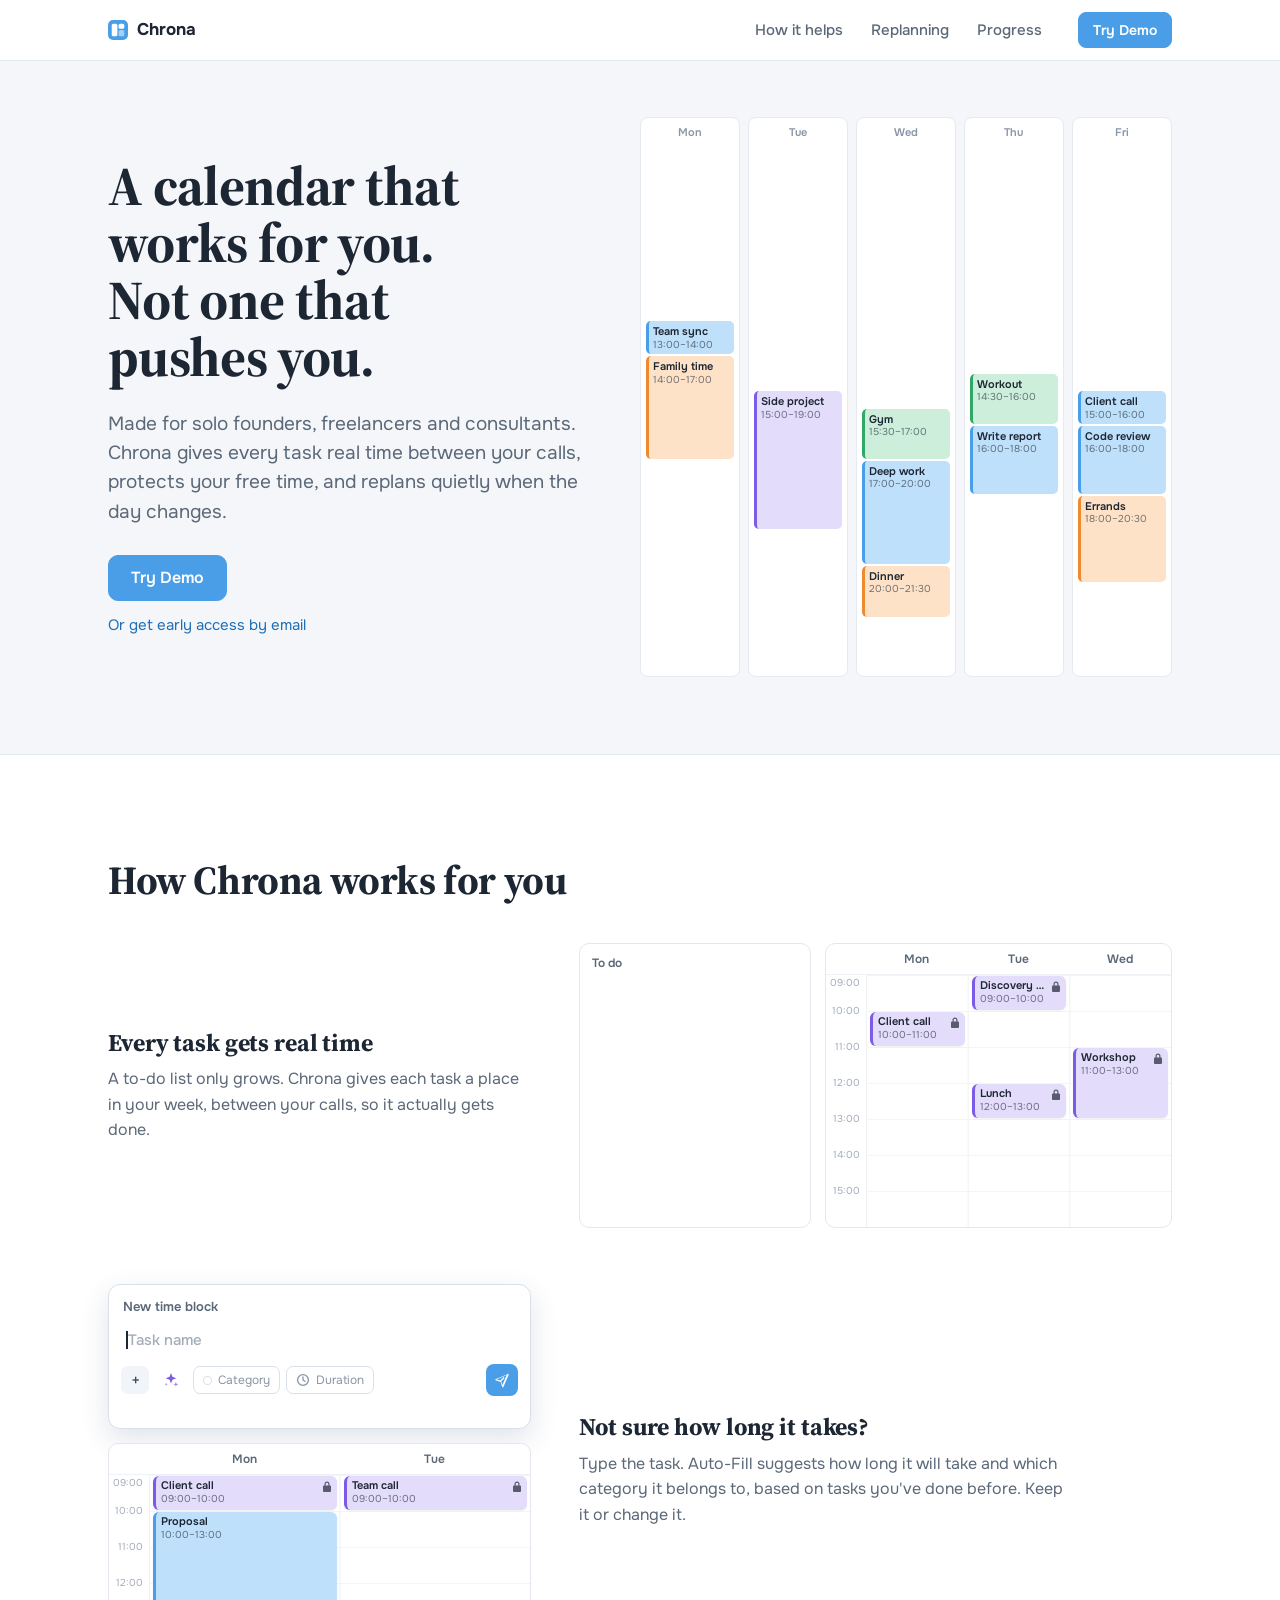
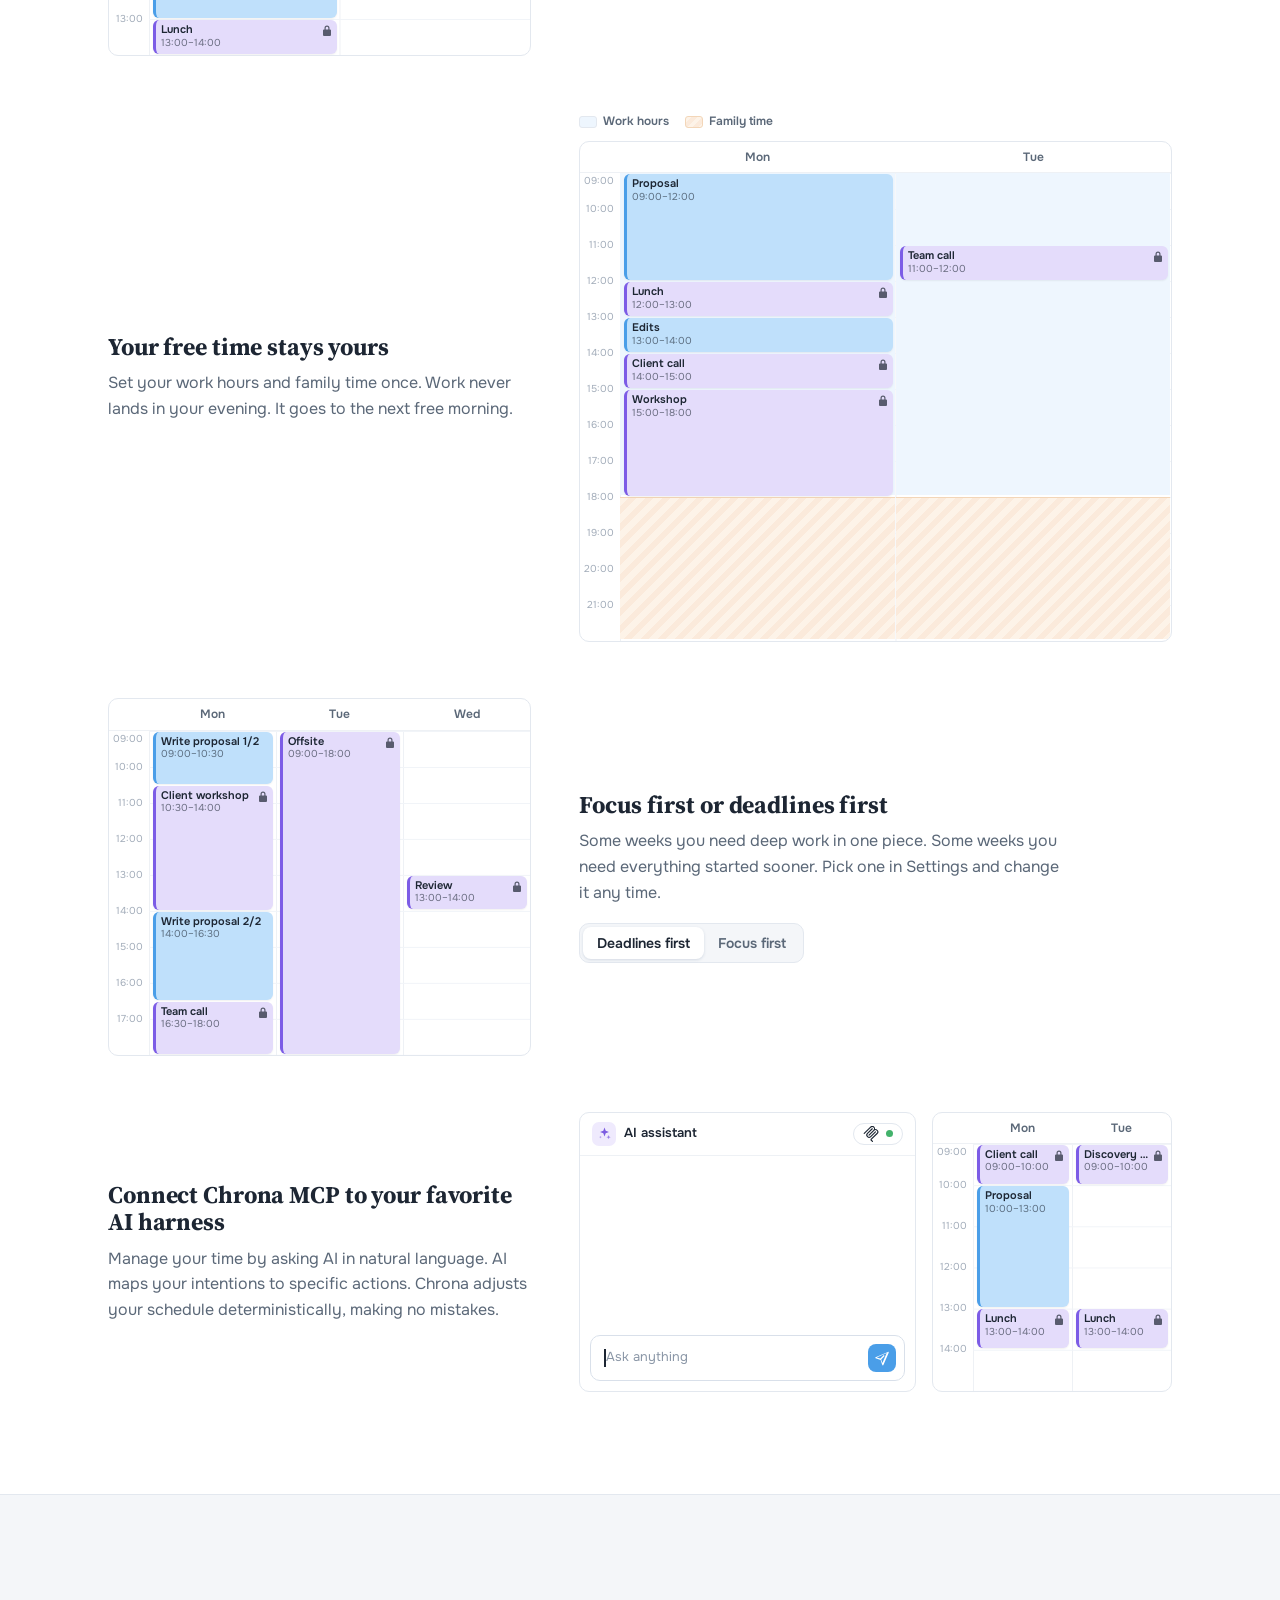
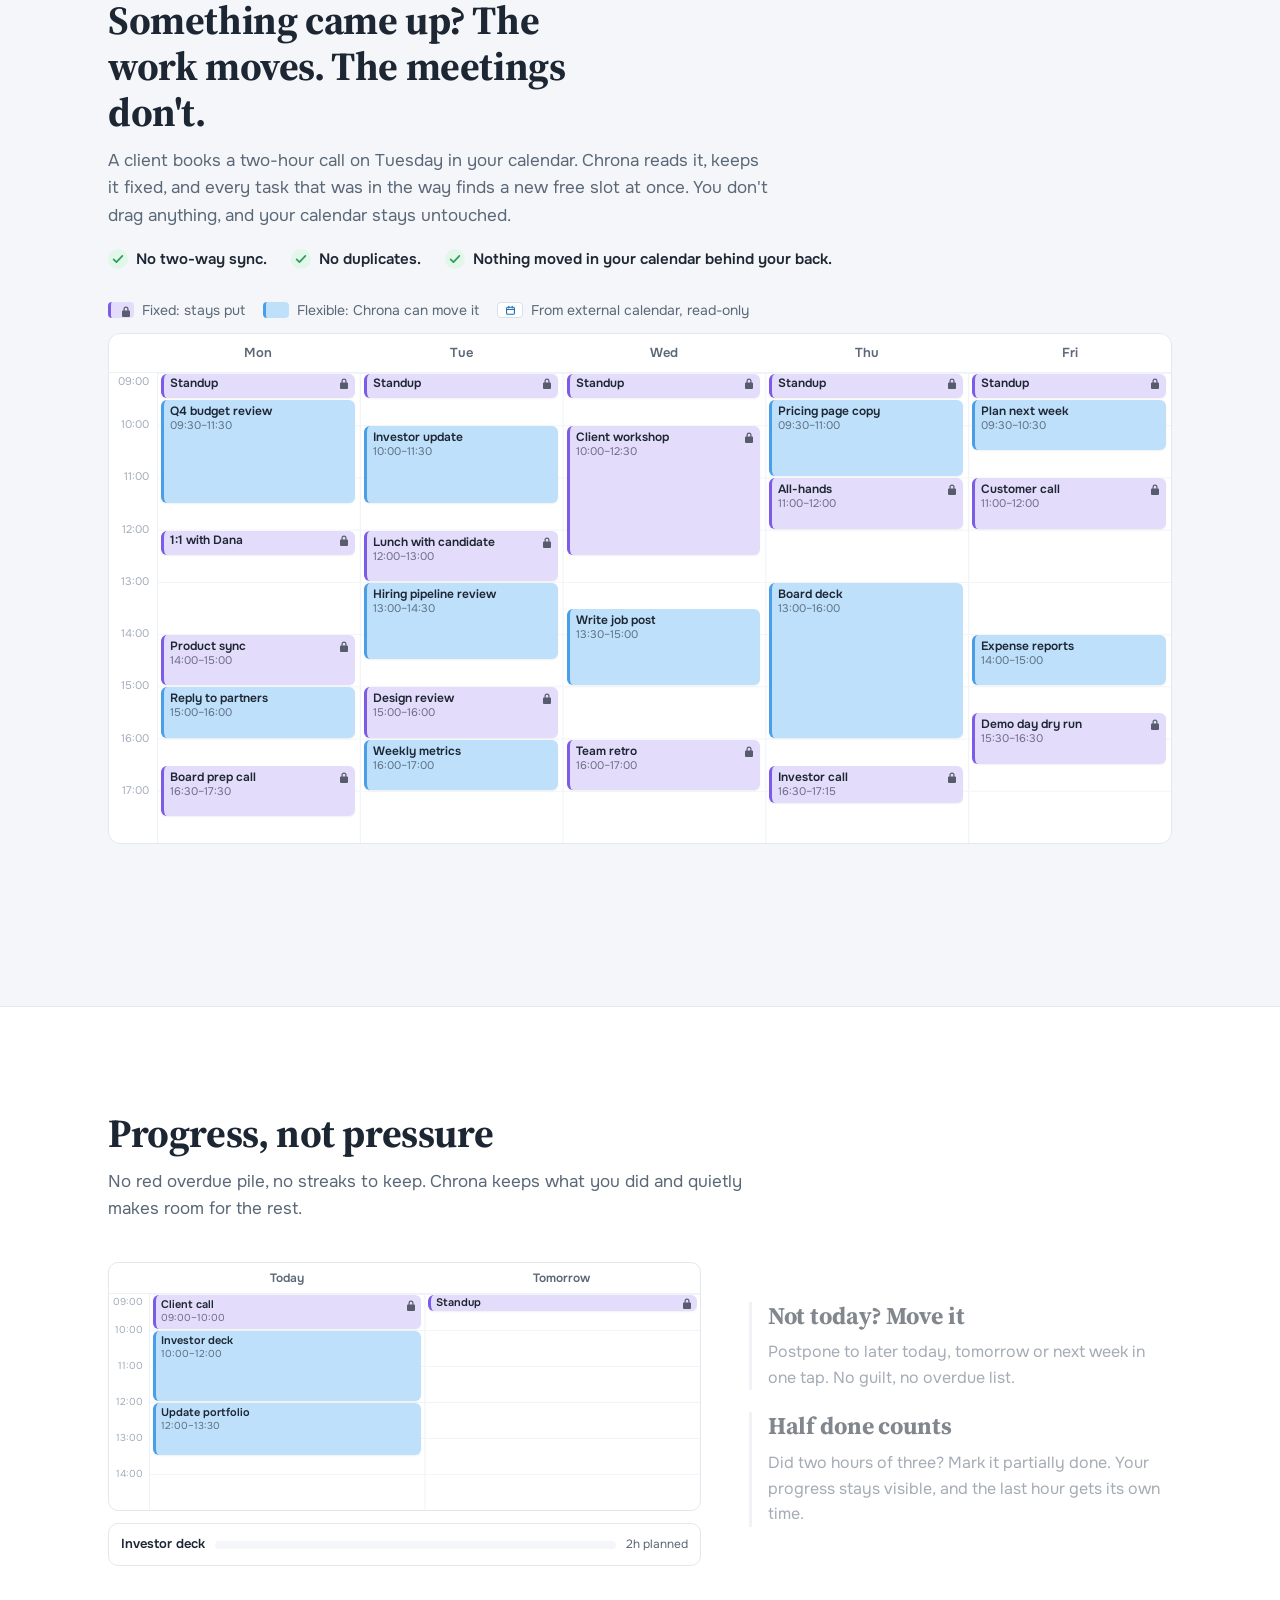
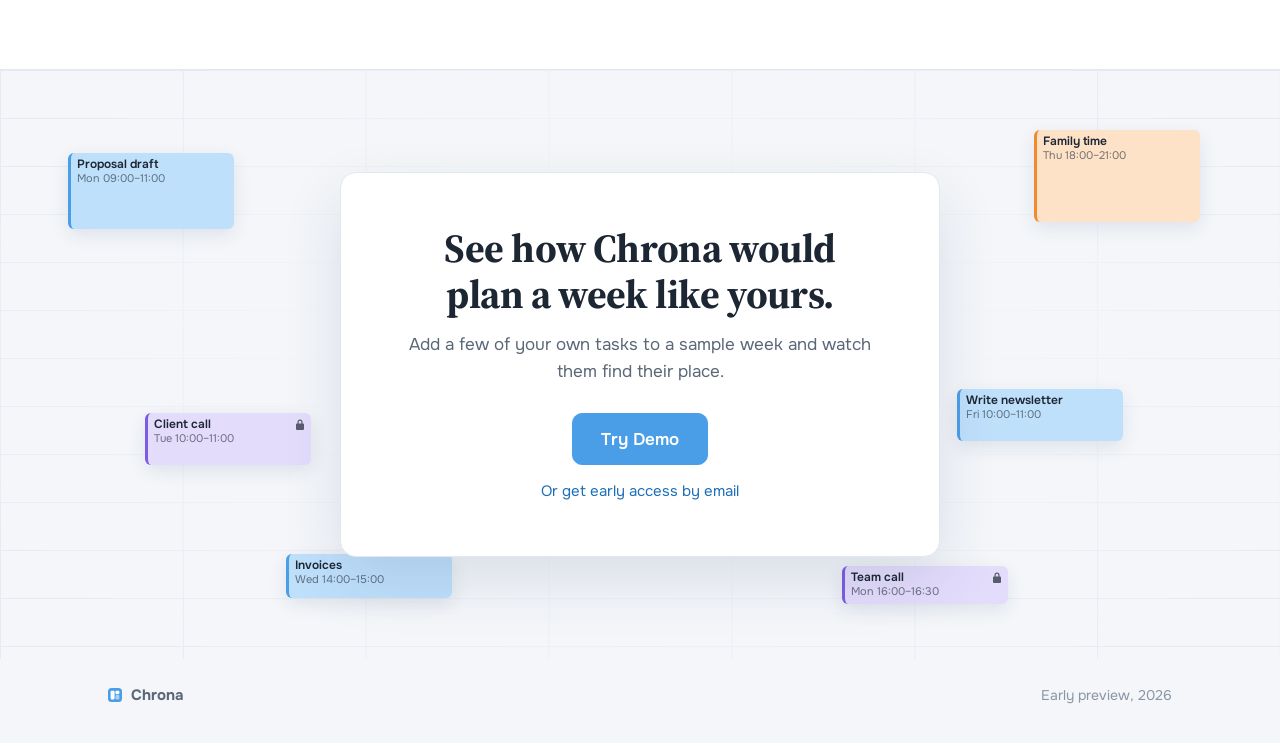
<file: index.html>
<!doctype html>
<html lang="en">
<head>
  <meta charset="utf-8">
  <meta name="viewport" content="width=device-width, initial-scale=1">
  <title>Chrona: a calendar that works for you</title>
  <meta name="description" content="A calendar for solo founders, freelancers and consultants. Every task gets real time between your calls, your free time stays protected, and the week replans quietly when the day changes. Try Demo.">
  <meta property="og:type" content="website">
  <meta property="og:title" content="Chrona: a calendar that works for you, not one that pushes you">
  <meta property="og:description" content="For solo founders, freelancers and consultants. Every task gets real time, free time stays yours, half done counts. Try Demo.">
  <meta property="og:image" content="https://almazsr.github.io/chrona-demo/og.png">
  <meta name="twitter:card" content="summary_large_image">
  <link rel="icon" href="demo/img/logo/mark.svg" type="image/svg+xml">
  <link rel="icon" href="demo/img/logo/favicon-32.png" sizes="32x32" type="image/png">
  <link rel="apple-touch-icon" href="demo/img/logo/apple-touch-icon.png">
  <script>
    // Old demo links (…/chrona-demo/#/calendar) keep working after the demo moved to demo/.
    if (/^#\//.test(location.hash)) location.replace('demo/' + location.hash);
  </script>
  <link rel="preload" href="demo/fonts/onest-latin.woff2" as="font" type="font/woff2" crossorigin>
  <link rel="preload" href="demo/fonts/source-serif-4-latin.woff2" as="font" type="font/woff2" crossorigin>
  <link rel="stylesheet" href="demo/css/fonts.css">
  <link rel="stylesheet" href="demo/css/tetris.css">
  <link rel="stylesheet" href="demo/css/early-access.css">
  <link rel="stylesheet" href="css/landing.css">
</head>
<body>
  <header class="top">
    <div class="wrap top-in">
      <a class="logo" href="./" aria-label="Chrona home"><span class="mark" aria-hidden="true"></span>Chrona</a>
      <nav class="top-nav" aria-label="Page">
        <a href="#features">How it helps</a>
        <a href="#replan">Replanning</a>
        <a href="#progress">Progress</a>
      </nav>
      <a class="btn btn-sm" href="demo/">Try Demo</a>
    </div>
  </header>

  <main>
    <section class="hero" aria-labelledby="hero-title">
      <div class="wrap hero-in">
        <div class="hero-text">
          <h1 id="hero-title" class="hero-title"><span>A calendar that works for you.</span> <span>Not one that pushes you.</span></h1>
          <p class="lede">Made for solo founders, freelancers and consultants. Chrona gives every task real time between your calls, protects your free time, and replans quietly when the day changes.</p>
          <div class="hero-cta">
            <a class="btn" href="demo/">Try Demo</a>
            <a class="ea-link" href="#" data-early-access="landing-hero">Or get early access by email</a>
          </div>
        </div>
        <div class="hero-week" aria-hidden="true">
          <div class="hero-week-desktop" id="week-desktop"></div>
          <div class="hero-week-mobile" id="week-mobile"></div>
        </div>
      </div>
    </section>

    <section class="feats-sec" id="features" aria-labelledby="features-title">
      <div class="wrap">
        <h2 id="features-title">How Chrona works for you</h2>

        <div class="feat">
          <div class="feat-text">
            <h3>Every task gets real time</h3>
            <p>A to-do list only grows. Chrona gives each task a place in your week, between your calls, so it actually gets done.</p>
          </div>
          <figure class="scene" id="scene-time" aria-label="A to-do list fills up, then all tasks move into time blocks between calls">
            <div class="scene-stage scene-todo" aria-hidden="true"></div>
          </figure>
        </div>

        <div class="feat">
          <div class="feat-text">
            <h3>Not sure how long it takes?</h3>
            <p>Type the task. Auto-Fill suggests how long it will take and which category it belongs to, based on tasks you've done before. Keep it or change it.</p>
          </div>
          <figure class="scene" id="scene-ai" aria-label="Auto-Fill suggests duration and category for a new task, which then lands in the calendar">
            <div class="scene-stage" aria-hidden="true"></div>
          </figure>
        </div>

        <div class="feat">
          <div class="feat-text">
            <h3>Your free time stays yours</h3>
            <p>Set your work hours and family time once. Work never lands in your evening. It goes to the next free morning.</p>
          </div>
          <figure class="scene" id="scene-evening" aria-label="A new work task skips family time and goes to the next morning within work hours">
            <div class="scene-stage" aria-hidden="true"></div>
          </figure>
        </div>

        <div class="feat">
          <div class="feat-text">
            <h3>Focus first or deadlines first</h3>
            <p>Some weeks you need deep work in one piece. Some weeks you need everything started sooner. Pick one in Settings and change it any time.</p>
            <div class="seg" role="group" aria-label="Planning style">
              <button type="button" data-mode="deadlines" aria-pressed="true">Deadlines first</button>
              <button type="button" data-mode="focus" aria-pressed="false">Focus first</button>
            </div>
          </div>
          <figure class="scene" id="scene-focus" aria-label="A four-hour task placed in two parts or in one piece">
            <div class="scene-stage" aria-hidden="true"></div>
          </figure>
        </div>
        <div class="feat feat-mcp" id="ai">
          <div class="feat-text">
            <h3>Connect Chrona MCP to your favorite AI harness</h3>
            <p>Manage your time by asking AI in natural language. AI maps your intentions to specific actions. Chrona adjusts your schedule deterministically, making no mistakes.</p>
          </div>
          <figure class="scene" id="scene-mcp" aria-label="An AI assistant asks Chrona over MCP to find three hours for a task, and the time block appears in the calendar">
            <div class="scene-stage" aria-hidden="true"></div>
          </figure>
        </div>
      </div>
    </section>

    <section class="replan" id="replan" aria-labelledby="replan-title">
      <div class="wrap">
        <h2 id="replan-title">Something came up? The work moves. The meetings don't.</h2>
        <p class="section-lede">A client books a two-hour call on Tuesday in your calendar. Chrona reads it, keeps it fixed, and every task that was in the way finds a new free slot at once. You don't drag anything, and your calendar stays untouched.</p>
        <ul class="promises" aria-label="How Chrona treats your calendar">
          <li><svg width="14" height="14" viewBox="0 0 16 16" fill="none" stroke="currentColor" stroke-width="2" stroke-linecap="round" stroke-linejoin="round" aria-hidden="true"><path d="M3 8.5l3.2 3L13 4.5"/></svg>No two-way sync.</li>
          <li><svg width="14" height="14" viewBox="0 0 16 16" fill="none" stroke="currentColor" stroke-width="2" stroke-linecap="round" stroke-linejoin="round" aria-hidden="true"><path d="M3 8.5l3.2 3L13 4.5"/></svg>No duplicates.</li>
          <li><svg width="14" height="14" viewBox="0 0 16 16" fill="none" stroke="currentColor" stroke-width="2" stroke-linecap="round" stroke-linejoin="round" aria-hidden="true"><path d="M3 8.5l3.2 3L13 4.5"/></svg>Nothing moved in your calendar behind your back.</li>
        </ul>
        <figure class="board-fig" id="board">
          <div class="board-bar">
            <div class="legend" aria-hidden="true">
              <span><i class="sw sw-fixed"><svg class="lk" width="10" height="11" viewBox="0 0 10 11" aria-hidden="true"><path fill="currentColor" d="M2.5 4.5V3a2.5 2.5 0 0 1 5 0v1.5H8a1 1 0 0 1 1 1V10a1 1 0 0 1-1 1H2a1 1 0 0 1-1-1V5.5a1 1 0 0 1 1-1h.5zm1.2 0h2.6V3a1.3 1.3 0 0 0-2.6 0v1.5z"/></svg></i>Fixed: stays put</span>
              <span><i class="sw sw-flex"></i>Flexible: Chrona can move it</span>
              <span><i class="sw sw-ext"><svg width="11" height="11" viewBox="0 0 16 16" fill="none" stroke="currentColor" stroke-width="1.6" stroke-linecap="round"><rect x="2.3" y="3.2" width="11.4" height="10.3" rx="1.6"/><path d="M2.3 6.5h11.4M5.5 2v2.4M10.5 2v2.4"/></svg></i>From external calendar, read-only</span>
            </div>
          </div>
          <div class="board" aria-hidden="true">
            <div class="board-days" id="board-days"></div>
            <div class="board-body">
              <div class="board-hours" id="board-hours"></div>
              <div class="board-grid" id="board-grid"></div>
            </div>
          </div>
          <figcaption>
            <ol class="log" id="board-log" aria-live="polite"></ol>
          </figcaption>
        </figure>
      </div>
    </section>

    <section class="progress-sec" id="progress" aria-labelledby="progress-title">
      <div class="wrap">
        <h2 id="progress-title">Progress, not pressure</h2>
        <p class="section-lede">No red overdue pile, no streaks to keep. Chrona keeps what you did and quietly makes room for the rest.</p>
        <div class="feat feat-progress">
          <figure class="scene" id="scene-progress" aria-label="Postpone moves a task to tomorrow, then Partially Done adds time for what is left">
            <div class="scene-stage" aria-hidden="true"></div>
          </figure>
          <div class="feat-text progress-steps">
            <div class="pstep" data-pstep="pp">
              <h3>Not today? Move it</h3>
              <p>Postpone to later today, tomorrow or next week in one tap. No guilt, no overdue list.</p>
            </div>
            <div class="pstep" data-pstep="partial">
              <h3>Half done counts</h3>
              <p>Did two hours of three? Mark it partially done. Your progress stays visible, and the last hour gets its own time.</p>
            </div>
          </div>
        </div>
      </div>
    </section>

    <section class="final" aria-labelledby="final-title">
      <div class="final-week" aria-hidden="true">
        <div class="blk blk-work fw1"><div class="bt"><b>Proposal draft</b></div><small>Mon 09:00–11:00</small></div>
        <div class="blk blk-meet fw2"><div class="bt"><b>Client call</b><svg class="lk" width="10" height="11" viewBox="0 0 10 11"><path fill="currentColor" d="M2.5 4.5V3a2.5 2.5 0 0 1 5 0v1.5H8a1 1 0 0 1 1 1V10a1 1 0 0 1-1 1H2a1 1 0 0 1-1-1V5.5a1 1 0 0 1 1-1h.5zm1.2 0h2.6V3a1.3 1.3 0 0 0-2.6 0v1.5z"/></svg></div><small>Tue 10:00–11:00</small></div>
        <div class="blk blk-work fw3"><div class="bt"><b>Invoices</b></div><small>Wed 14:00–15:00</small></div>
        <div class="blk blk-fam fw4"><div class="bt"><b>Family time</b></div><small>Thu 18:00–21:00</small></div>
        <div class="blk blk-work fw5"><div class="bt"><b>Write newsletter</b></div><small>Fri 10:00–11:00</small></div>
        <div class="blk blk-meet fw6"><div class="bt"><b>Team call</b><svg class="lk" width="10" height="11" viewBox="0 0 10 11"><path fill="currentColor" d="M2.5 4.5V3a2.5 2.5 0 0 1 5 0v1.5H8a1 1 0 0 1 1 1V10a1 1 0 0 1-1 1H2a1 1 0 0 1-1-1V5.5a1 1 0 0 1 1-1h.5zm1.2 0h2.6V3a1.3 1.3 0 0 0-2.6 0v1.5z"/></svg></div><small>Mon 16:00–16:30</small></div>
      </div>
      <div class="wrap">
        <div class="final-card">
          <h2 id="final-title">See how Chrona would plan a week like yours.</h2>
          <p>Add a few of your own tasks to a sample week and watch them find their place.</p>
          <a class="btn btn-lg" href="demo/">Try Demo</a>
          <a class="ea-link" href="#" data-early-access="landing-final">Or get early access by email</a>
        </div>
      </div>
    </section>
  </main>

  <footer class="foot">
    <div class="wrap foot-in">
      <span class="logo logo-sm"><span class="mark" aria-hidden="true"></span>Chrona</span>
      <span>Early preview, 2026</span>
    </div>
  </footer>


  <script src="demo/js/tetris.js"></script>
  <script src="demo/js/tetris-presets.js"></script>
  <script src="js/week.js"></script>
  <script src="demo/js/leads.js"></script>
  <script src="demo/js/early-access.js"></script>
  <script src="js/loop.js"></script>
  <script src="js/board.js"></script>
  <script src="js/scenes.js"></script>
  <script src="js/page.js"></script>
</body>
</html>
</file>
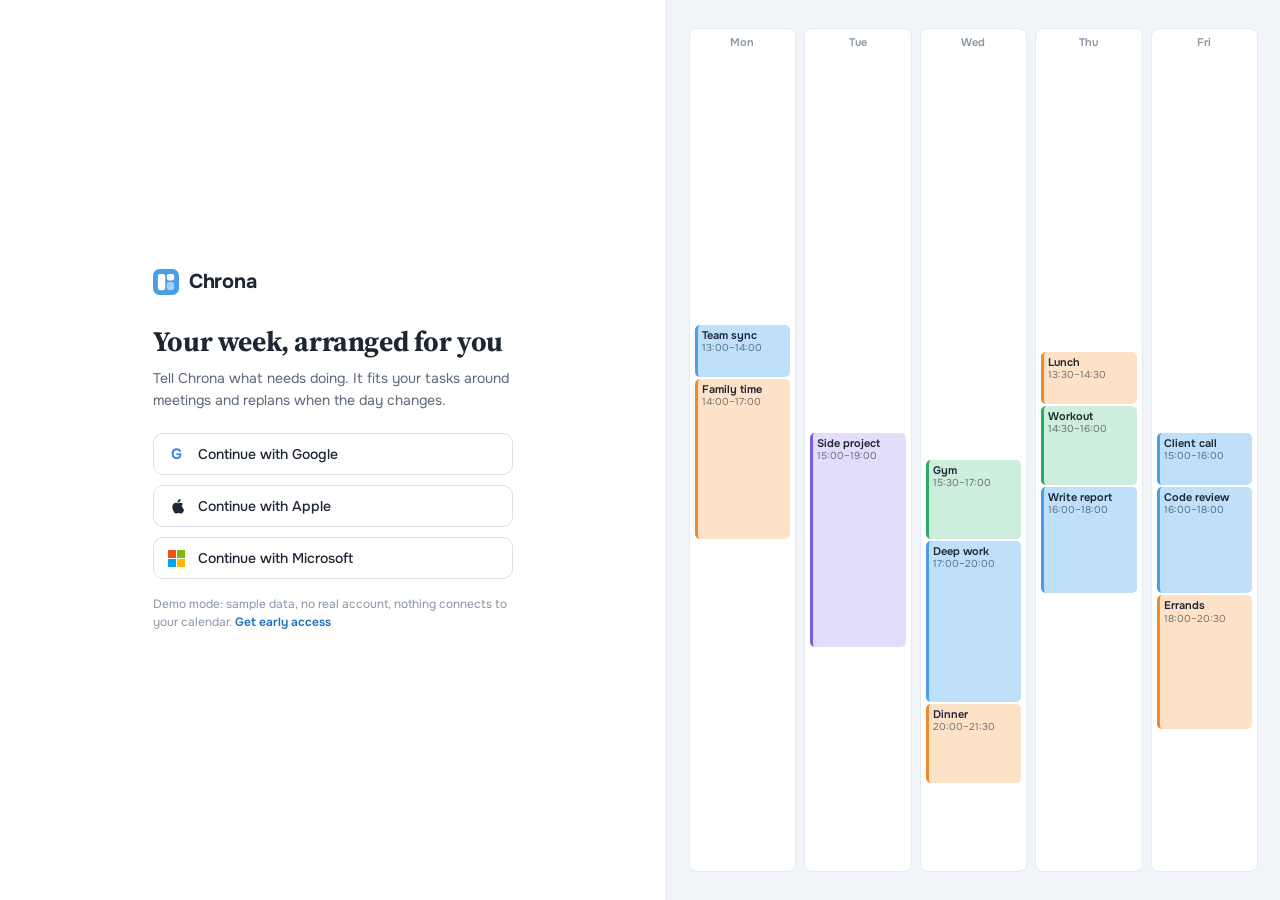
<file: demo/index.html>
<!doctype html>
<html lang="en">
<head>
  <meta charset="utf-8">
  <title>Chrona · demo</title>
  <link rel="icon" href="img/logo/mark.svg" type="image/svg+xml">
  <link rel="icon" href="img/logo/favicon-32.png" sizes="32x32" type="image/png">
  <link rel="apple-touch-icon" href="img/logo/apple-touch-icon.png">
  <meta name="viewport" content="width=device-width, initial-scale=1">
  <meta name="description" content="Clickable demo of Chrona, a calendar that schedules your tasks for you.">
  <link rel="preload" href="fonts/onest-latin.woff2" as="font" type="font/woff2" crossorigin>
  <link rel="stylesheet" href="css/fonts.css">
  <link rel="stylesheet" href="css/base.css">
  <link rel="stylesheet" href="css/setup.css">
  <link rel="stylesheet" href="css/settings.css">
  <link rel="stylesheet" href="css/calendar.css">
  <link rel="stylesheet" href="css/list.css">
  <link rel="stylesheet" href="css/review.css">
  <link rel="stylesheet" href="css/tetris.css">
  <link rel="stylesheet" href="css/mobile.css">
  <link rel="stylesheet" href="css/early-access.css">
</head>
<body>
  <div class="cx" id="cx-root" lang="en">
    <div class="app" id="cx-app">
      <header class="hdr" id="cx-hdr" hidden></header>
      <main id="cx-screen"></main>
      <div class="pop" id="cx-pop" hidden></div>
      <div class="cmenu" id="cx-cmenu" hidden></div>
      <div class="toast" id="cx-toast" hidden></div>
      <div class="overlay" id="cx-ov" hidden></div>
    </div>
  </div>
  <script src="js/core.js"></script>
  <script src="js/store.js"></script>
  <script src="js/ui.js"></script>
  <script src="js/router.js"></script>
  <script src="js/markers.js"></script>
  <script src="js/series.js"></script>
  <script src="js/solver.js"></script>
  <script src="js/sample.js"></script>
  <script src="js/datefield.js"></script>
  <script src="js/autofill.js"></script>
  <script src="js/form.js"></script>
  <script src="js/actions.js"></script>
  <script src="js/spaces-cats.js"></script>
  <script src="js/tetris.js"></script>
  <script src="js/tetris-presets.js"></script>
  <script src="js/screens/signin.js"></script>
  <script src="js/screens/setup.js"></script>
  <script src="js/screens/settings.js"></script>
  <script src="js/screens/calendar.js"></script>
  <script src="js/screens/list.js"></script>
  <script src="js/screens/review.js"></script>
  <script src="js/app.js"></script>
  <script src="js/leads.js"></script>
  <script src="js/early-access.js"></script>
</body>
</html>
</file>
<file: demo/css/fonts.css>
/* Chrona fonts, self-hosted (ALM-97). Onest for text and interface, Source Serif 4 for headings.
   Both under the SIL Open Font License 1.1, see ../fonts/. Variable files: Onest 400-700,
   Source Serif 4 600-700 with optical size. Subsets: latin, latin-ext, cyrillic. */
@font-face {
  font-family: 'Onest';
  font-style: normal;
  font-weight: 400 700;
  font-display: swap;
  src: url(../fonts/onest-cyrillic.woff2) format('woff2');
  unicode-range: U+0301, U+0400-045F, U+0490-0491, U+04B0-04B1, U+2116;
}
@font-face {
  font-family: 'Onest';
  font-style: normal;
  font-weight: 400 700;
  font-display: swap;
  src: url(../fonts/onest-latin-ext.woff2) format('woff2');
  unicode-range: U+0100-02BA, U+02BD-02C5, U+02C7-02CC, U+02CE-02D7, U+02DD-02FF, U+0304, U+0308, U+0329, U+1D00-1DBF, U+1E00-1E9F, U+1EF2-1EFF, U+2020, U+20A0-20AB, U+20AD-20C4, U+2113, U+2C60-2C7F, U+A720-A7FF;
}
@font-face {
  font-family: 'Onest';
  font-style: normal;
  font-weight: 400 700;
  font-display: swap;
  src: url(../fonts/onest-latin.woff2) format('woff2');
  unicode-range: U+0000-00FF, U+0131, U+0152-0153, U+02BB-02BC, U+02C6, U+02DA, U+02DC, U+0304, U+0308, U+0329, U+2000-206F, U+20AC, U+2122, U+2191, U+2193, U+2212, U+2215, U+FEFF, U+FFFD;
}
@font-face {
  font-family: 'Source Serif 4';
  font-style: normal;
  font-weight: 600 700;
  font-display: swap;
  src: url(../fonts/source-serif-4-cyrillic.woff2) format('woff2');
  unicode-range: U+0301, U+0400-045F, U+0490-0491, U+04B0-04B1, U+2116;
}
@font-face {
  font-family: 'Source Serif 4';
  font-style: normal;
  font-weight: 600 700;
  font-display: swap;
  src: url(../fonts/source-serif-4-latin-ext.woff2) format('woff2');
  unicode-range: U+0100-02BA, U+02BD-02C5, U+02C7-02CC, U+02CE-02D7, U+02DD-02FF, U+0304, U+0308, U+0329, U+1D00-1DBF, U+1E00-1E9F, U+1EF2-1EFF, U+2020, U+20A0-20AB, U+20AD-20C4, U+2113, U+2C60-2C7F, U+A720-A7FF;
}
@font-face {
  font-family: 'Source Serif 4';
  font-style: normal;
  font-weight: 600 700;
  font-display: swap;
  src: url(../fonts/source-serif-4-latin.woff2) format('woff2');
  unicode-range: U+0000-00FF, U+0131, U+0152-0153, U+02BB-02BC, U+02C6, U+02DA, U+02DC, U+0304, U+0308, U+0329, U+2000-206F, U+20AC, U+2122, U+2191, U+2193, U+2212, U+2215, U+FEFF, U+FFFD;
}
</file>
<file: demo/css/tetris.css>
/* Chrona "tetris" preview, see js/tetris.js. Self-contained: every class starts with tt-. */
.tt-root { display: grid; grid-template-columns: repeat(var(--tt-days, 3), minmax(0, 1fr)); gap: 8px; height: 100%; }
.tt-day { display: flex; flex-direction: column; min-height: 0; background: #fff; border: 1px solid #e6ebf2; border-radius: 8px; }
.tt-label { padding: 6px 0 4px; text-align: center; font-size: 11px; font-weight: 600; color: #8a96a6; }
.tt-col { position: relative; flex: 1; min-height: 0; margin: 0 5px 6px; overflow: hidden; }
.tt-grid {
  background-image: linear-gradient(to bottom, transparent calc(100% - 1px), #eef1f5 calc(100% - 1px));
  background-size: 100% calc(100% / var(--tt-rows, 5));
}
.tt-blk {
  position: absolute; left: 0; right: 0; box-sizing: border-box; overflow: hidden;
  padding: 4px; border-left: 3px solid; border-radius: 5px; transform-origin: 50% 100%;
  font-size: 11px; font-weight: 600; line-height: 1.2; color: #1d2633;
}
.tt-blk > * { display: block; overflow: hidden; white-space: nowrap; text-overflow: ellipsis; }
.tt-blk small { font-size: 10px; font-weight: 400; color: rgba(29, 38, 51, .6); }
.tt-blk span { text-decoration: line-through transparent; transition: text-decoration-color .1s; }
.tt-blk.tt-done span { text-decoration-color: currentColor; }
.tt-blk.tt-short small { display: none; }
</file>
<file: demo/css/early-access.css>
/* Early access form and corner button (js/early-access.js, features/early-access.feature).
   Shared by the landing page and the demo; every class starts with ea-. */
.ea { font-family: Onest, -apple-system, BlinkMacSystemFont, "Segoe UI", Inter, sans-serif; color: #1d2633; }
.ea [hidden] { display: none !important; }

.ea-card {
  position: fixed; right: 20px; bottom: 20px; z-index: 1000;
  width: 360px; max-width: calc(100vw - 32px); box-sizing: border-box;
  background: #fff; border: 1px solid #e3e8ef; border-radius: 14px;
  box-shadow: 0 18px 48px rgba(30, 60, 110, .24);
  padding: 22px 22px 18px;
}
.ea-card.is-in { animation: eaIn .25s ease-out 1; }
@keyframes eaIn { from { opacity: 0; transform: translateY(12px); } to { opacity: 1; transform: none; } }
.ea-x {
  position: absolute; right: 10px; top: 10px; width: 32px; height: 32px;
  border: 1px solid #d9e0ea; border-radius: 8px; background: #fff; color: #3b4656;
  font-family: inherit; font-size: 18px; line-height: 1; cursor: pointer;
}
.ea-x:hover { background: #f4f6f9; }
.ea h2 { margin: 0 36px 6px 0; font-family: "Source Serif 4", Georgia, serif; font-size: 22px; font-weight: 700; letter-spacing: -.005em; line-height: 1.2; }
.ea-sub { margin: 0 0 16px; color: #5b6878; font-size: 14px; line-height: 1.5; }
.ea-field { display: block; margin-bottom: 12px; }
.ea-field span { display: block; font-size: 13px; font-weight: 600; margin-bottom: 5px; }
.ea-field input {
  width: 100%; box-sizing: border-box; height: 42px; padding: 0 12px;
  border: 1px solid #d9e0ea; border-radius: 8px; background: #fff; color: #1d2633;
  font-family: inherit; font-size: 15px;
}
.ea-field input:focus { outline: none; border-color: #4a9ee8; box-shadow: 0 0 0 3px rgba(74, 158, 232, .18); }
.ea-field input[aria-invalid="true"] { border-color: #e5484d; }
.ea-err { display: block; margin-top: 5px; font-style: normal; font-size: 12.5px; color: #b4232a; }
.ea-btn {
  width: 100%; min-height: 44px; margin-top: 4px; border: 0; border-radius: 10px;
  background: #4a9ee8; color: #fff; font-family: inherit; font-size: 15px; font-weight: 600; cursor: pointer;
}
.ea-btn:hover { background: #2b7de9; }
.ea-btn:disabled { opacity: .6; cursor: default; }
.ea-note { margin: 10px 0 0; text-align: center; font-size: 12px; color: #8a96a6; }
.ea-done p { margin: 0; color: #5b6878; font-size: 14px; line-height: 1.5; }
.ea :focus-visible { outline: 2px solid #4a9ee8; outline-offset: 2px; }

/* collapsed: a calm button in the corner that glows a few times, then stays still */
.ea-pill {
  position: fixed; right: 20px; bottom: 20px; z-index: 1000;
  display: inline-flex; align-items: center; gap: 8px; padding: 0 16px; height: 42px;
  border: 1px solid #b9d9f6; border-radius: 999px; background: #fff; color: #1d4f7a;
  font-family: inherit; font-size: 14px; font-weight: 600; cursor: pointer;
  box-shadow: 0 8px 22px rgba(30, 60, 110, .16);
}
.ea-pill svg { color: #4a9ee8; }
.ea-pill:hover { border-color: #4a9ee8; }
.ea-pill.is-glow { animation: eaGlow 1.6s ease-in-out 3; }
@keyframes eaGlow {
  0%, 100% { box-shadow: 0 8px 22px rgba(30, 60, 110, .16), 0 0 0 0 rgba(74, 158, 232, 0); }
  50% { box-shadow: 0 8px 22px rgba(30, 60, 110, .16), 0 0 0 8px rgba(74, 158, 232, .28); }
}

/* phones: a bottom sheet; the corner button sits above notifications */
@media (max-width: 600px) {
  .ea-card {
    left: 0; right: 0; bottom: 0; width: auto; max-width: none;
    border-radius: 16px 16px 0 0; border-bottom: 0;
    padding: 22px 18px calc(18px + env(safe-area-inset-bottom));
  }
  @keyframes eaIn { from { transform: translateY(100%); } to { transform: none; } }
  .ea-pill { right: 12px; bottom: calc(76px + env(safe-area-inset-bottom)); height: 40px; padding: 0 14px; font-size: 13px; }
  .ea-field input { font-size: 16px; } /* no zoom on iOS */
}

@media (prefers-reduced-motion: reduce) {
  .ea-card.is-in, .ea-pill.is-glow { animation: none; }
}
</file>
<file: css/landing.css>
/* Chrona landing. Plain CSS, no build step.
   Uses the demo's visual language so the landing and the demo read as one product:
   system font, primary #4a9ee8, brand mark #8ec5f5, light grey surfaces, calendar blocks with a
   tinted fill and a coloured left edge, a lock on fixed blocks, red ring and "!" for unmet constraints.
   Token values are copied from demo/css/base.css, setup.css and calendar.css. */

:root {
  --text: #1d2633;
  --muted: #5b6878;
  --faint: #8a96a6;
  --hour: #a3adba;
  --bg: #f4f6f9;
  --panel: #f1f5fa;
  --white: #ffffff;
  --line: #e3e8ef;
  --line-soft: #eef1f5;
  --field: #d9e0ea;
  --primary: #4a9ee8;
  --primary-dark: #2b7de9;
  --link: #1d6fb8;
  --mark: #8ec5f5;
  --red: #e5484d;
  --red-ink: #b4232a;

  /* category colours, as in the demo's sign-in week preview */
  --work-bg: #bfe0fb;   --work-edge: #4a9ee8;
  --meet-bg: #e4dcfb;   --meet-edge: #7c5ce6;

  --font: Onest, -apple-system, BlinkMacSystemFont, "Segoe UI", Inter, sans-serif;
  --serif: "Source Serif 4", Georgia, "Times New Roman", serif; /* fonts: demo/css/fonts.css (ALM-97) */
  --shadow-pop: 0 12px 32px rgba(30, 60, 110, .2);
  --shadow-lift: 0 10px 24px rgba(30, 60, 110, .28);

  --gutter: clamp(16px, 4vw, 48px);
}

*, *::before, *::after { box-sizing: border-box; }
html { -webkit-text-size-adjust: 100%; scroll-behavior: smooth; }
@media (prefers-reduced-motion: reduce) { html { scroll-behavior: auto; } }
body {
  margin: 0;
  background: var(--bg);
  color: var(--text);
  font-family: var(--font);
  font-size: 1rem;
  line-height: 1.6;
  font-variant-numeric: normal;
}
h1, h2, h3 { margin: 0; line-height: 1.15; font-family: var(--serif); font-weight: 700; }
button, input { font-family: inherit; }
p { margin: 0; }
a { color: var(--link); }
:focus-visible { outline: 2px solid var(--primary); outline-offset: 3px; border-radius: 6px; }

.wrap { width: 100%; max-width: 1160px; margin: 0 auto; padding: 0 var(--gutter); }
.narrow { max-width: 800px; }

/* ---------- buttons (demo .b and .b.p, scaled up) ---------- */
.btn {
  display: inline-flex; align-items: center; justify-content: center;
  min-height: 46px; padding: 0 22px;
  border: 1px solid var(--primary); border-radius: 10px;
  background: var(--primary); color: var(--white);
  font: 600 1rem/1 var(--font); text-decoration: none; cursor: pointer; white-space: nowrap;
  transition: background-color .15s ease, border-color .15s ease;
}
.btn:hover { background: var(--primary-dark); border-color: var(--primary-dark); }
.btn-sm { min-height: 36px; padding: 0 14px; font-size: .875rem; border-radius: 8px; }
.btn-lg { min-height: 52px; padding: 0 28px; font-size: 1.0625rem; }
.btn-block { width: 100%; }
.btn-ghost { background: var(--white); color: var(--text); border-color: var(--field); min-height: 40px; font-size: .9375rem; }
.btn-ghost:hover { background: var(--panel); border-color: var(--primary); }
.btn:disabled { opacity: .6; cursor: default; }

/* ---------- header (demo .hdr) ---------- */
.top { position: sticky; top: 0; z-index: 20; background: var(--white); border-bottom: 1px solid var(--line); }
.top-in { display: flex; align-items: center; gap: 24px; height: 60px; }
.logo { display: inline-flex; align-items: center; gap: 9px; font-weight: 700; font-size: 1.0625rem; color: var(--text); text-decoration: none; }
.mark { width: 20px; height: 20px; background: url(../demo/img/logo/mark.svg) center / contain no-repeat; flex-shrink: 0; } /* logo: scripts/build-logo.py (ALM-106) */
.top-nav { display: flex; gap: 4px; margin-left: auto; }
.top-nav a { padding: 6px 12px; border-radius: 8px; color: var(--muted); font-size: .9375rem; font-weight: 500; text-decoration: none; }
.top-nav a:hover { background: var(--bg); color: var(--text); }

/* ---------- hero ---------- */
.hero { padding: clamp(32px, 4.5vw, 56px) 0 clamp(48px, 6vw, 80px); }
.hero-in { display: grid; grid-template-columns: minmax(0, 10fr) minmax(0, 11fr); gap: 48px; align-items: center; }
.hero-title {
  font-size: clamp(2.5rem, 1.2rem + 2.8vw, 3.75rem);
  font-weight: 700;
  line-height: 1.04;
  letter-spacing: -.012em;
}
.hero-title span { display: block; text-wrap: balance; }
.lede { margin-top: clamp(18px, 2vw, 24px); max-width: 46ch; font-size: 1.1875rem; line-height: 1.55; color: var(--muted); }
.hero-cta { display: flex; flex-direction: column; align-items: flex-start; gap: 12px; margin-top: 28px; }
.ea-link { font-size: .9375rem; color: var(--link); text-decoration: none; }
.ea-link:hover { text-decoration: underline; text-underline-offset: 3px; }
.final-card .ea-link { display: inline-block; margin-top: 14px; }
.final-card .btn { display: flex; width: max-content; margin: 0 auto; }

/* falling-blocks week, the same component and panel as demo sign-in (.si-right) */
.hero-week-desktop { height: clamp(460px, 44vw, 560px); }
.hero-week-mobile { display: none; }

/* ---------- replanning board (demo calendar) ---------- */
.section-lede { margin-top: 12px; max-width: 60ch; font-size: 1.0625rem; color: var(--muted); }
.promises { list-style: none; margin: 18px 0 0; padding: 0; display: flex; flex-wrap: wrap; gap: 10px 24px; }
.promises li { display: inline-flex; align-items: center; gap: 8px; font-weight: 600; font-size: .9375rem; color: var(--text); }
.promises svg { flex-shrink: 0; width: 20px; height: 20px; padding: 3px; border-radius: 50%; background: #e3f6ea; color: #2f9e5a; }
.board-fig { margin: 28px 0 0; }
.board-bar { display: flex; align-items: center; justify-content: space-between; gap: 12px 20px; flex-wrap: wrap; margin-bottom: 12px; }
.legend { display: flex; gap: 18px; flex-wrap: wrap; font-size: .875rem; color: var(--muted); }
.legend span { display: inline-flex; align-items: center; gap: 8px; }
.sw { width: 26px; height: 16px; border-radius: 4px; display: inline-flex; align-items: center; justify-content: flex-end; padding-right: 3px; color: rgba(29, 38, 51, .7); }
.sw-fixed { background: var(--meet-bg); border-left: 3px solid var(--meet-edge); }
.sw-flex { background: var(--work-bg); border-left: 3px solid var(--work-edge); }
.sw-ext { background: var(--white); border: 1px solid var(--field); justify-content: center; padding: 0; color: var(--link); }
.blk .ext { flex-shrink: 0; margin-top: 2px; color: rgba(29, 38, 51, .7); }

/* an event arriving from the visitor's calendar (read-only connection, ALM-100) */
.board { position: relative; }
.incoming {
  position: absolute; z-index: 6; top: 48px; right: 14px; width: 260px;
  background: var(--white); border: 1px solid var(--line); border-radius: 12px; box-shadow: var(--shadow-pop);
  font-size: .8125rem; line-height: 1.35; overflow: hidden;
  opacity: 0; transform: translateY(-8px); pointer-events: none;
  transition: opacity .3s ease, transform .3s ease;
}
.incoming.on { opacity: 1; transform: none; }
.inc-head { display: flex; align-items: center; gap: 8px; padding: 9px 12px; border-bottom: 1px solid var(--line-soft); font-weight: 600; color: var(--muted); }
.inc-ic { width: 22px; height: 22px; border-radius: 6px; background: var(--meet-bg); color: var(--meet-edge); display: inline-flex; align-items: center; justify-content: center; }
.inc-ic svg { width: 13px; height: 13px; }
.inc-src { margin-left: auto; font-size: .6875rem; font-weight: 600; color: var(--faint); border: 1px solid var(--line); border-radius: 999px; padding: 1px 8px; }
.inc-ev { display: grid; grid-template-columns: 1fr auto; gap: 2px 8px; padding: 10px 12px 10px 14px; border-left: 3px solid var(--meet-edge); margin: 10px 12px; background: var(--meet-bg); border-radius: 6px; }
.inc-ev b { grid-column: 1 / -1; font-weight: 600; }
.inc-ev span { color: rgba(29, 38, 51, .7); }
.inc-org { grid-column: 1; font-size: .75rem; }
.inc-ok { grid-column: 2; grid-row: 2 / span 2; align-self: end; font-size: .6875rem; font-weight: 700; color: #2f9e5a !important; background: #e3f6ea; border-radius: 999px; padding: 2px 8px; }
.inc-foot { padding: 0 12px 10px; font-size: .75rem; color: var(--muted); }
.blk small.src { color: rgba(29, 38, 51, .75); font-weight: 600; }
.no-anim .incoming { transition: none !important; }

.board {
  --hours: 9;
  --gut: 48px;
  background: var(--white);
  border: 1px solid var(--line);
  border-radius: 12px;
  overflow: hidden;
}
.board-days { display: grid; grid-template-columns: var(--gut) repeat(var(--cols, 5), 1fr); border-bottom: 1px solid var(--line-soft); }
.board-days div { padding: 9px 0 8px; text-align: center; font-size: .8125rem; font-weight: 600; color: var(--muted); }
.board-days div.is-hot span { background: var(--primary); color: var(--white); border-radius: 999px; padding: 2px 10px; }
.board-body { position: relative; display: grid; grid-template-columns: var(--gut) 1fr; height: clamp(420px, 40vw, 470px); }
.board-hours { position: relative; }
.board-hours span { position: absolute; right: 8px; transform: translateY(-50%); font-size: .6875rem; color: var(--hour); }
.board-hours span:first-child { transform: none; }
.board-grid {
  position: relative;
  background-image:
    linear-gradient(to bottom, #f1f4f8 1px, transparent 1px),
    linear-gradient(to right, var(--line-soft) 1px, transparent 1px);
  background-size: 100% calc(100% / var(--hours)), calc(100% / var(--cols, 5)) 100%;
}

.blk {
  position: absolute;
  margin: 1px 3px 0 4px;
  padding: 4px 6px;
  border-radius: 6px;
  border-left: 3px solid rgba(0, 0, 0, .25);
  box-shadow: 0 1px 2px rgba(0, 0, 0, .06);
  overflow: hidden;
  color: var(--text);
  font-size: .75rem;
  line-height: 1.25;
  transition: top .55s cubic-bezier(.3, .7, .2, 1), left .55s cubic-bezier(.3, .7, .2, 1), height .55s ease, opacity .3s ease, box-shadow .3s ease, transform .35s ease;
}
.blk .bt { display: flex; gap: 4px; align-items: flex-start; }
.blk .bt b { flex: 1; min-width: 0; font-weight: 600; white-space: nowrap; overflow: hidden; text-overflow: ellipsis; }
.lk { flex-shrink: 0; margin-top: 2px; color: rgba(29, 38, 51, .7); }
.blk small { display: block; font-size: .6875rem; color: rgba(29, 38, 51, .6); white-space: nowrap; }
.blk-meet { background: var(--meet-bg); border-left-color: var(--meet-edge); }
.blk-work { background: var(--work-bg); border-left-color: var(--work-edge); }
.blk.is-short small { display: none; }
.blk.is-short { padding-top: 2px; padding-bottom: 2px; }
.blk.is-new { opacity: 0; transform: translateY(-12px); box-shadow: var(--shadow-lift); }
.blk.is-in { opacity: 1; transform: none; box-shadow: 0 0 0 2px var(--primary-dark); z-index: 2; }
.blk.is-moved { box-shadow: 0 0 0 2px var(--primary-dark); z-index: 2; }

figcaption { margin-top: 12px; min-height: 3em; }
.log { list-style: none; margin: 0; padding: 0; display: flex; flex-wrap: wrap; gap: 6px 20px; font-size: .875rem; }
.log li { display: inline-flex; align-items: baseline; gap: 8px; animation: logIn .35s ease both; }
.log li::before { content: ""; width: 8px; height: 8px; border-radius: 50%; background: var(--primary-dark); flex-shrink: 0; transform: translateY(-1px); }
.log li.log-fixed::before { background: var(--meet-edge); }
.log-idle { font-size: .875rem; color: var(--muted); }
.log-idle[hidden] { display: none; }
@keyframes logIn { from { opacity: 0; transform: translateY(4px); } to { opacity: 1; transform: none; } }

/* ---------- sections ---------- */
main > section:not(.hero) { padding: clamp(56px, 8vw, 104px) 0; }
h2 { font-size: clamp(1.75rem, 1.25rem + 1.8vw, 2.5rem); font-weight: 700; letter-spacing: -.01em; }

.feats-sec, .progress-sec { background: var(--white); border-top: 1px solid var(--line); border-bottom: 1px solid var(--line); }
.replan h2 { max-width: 24ch; }

/* closing call to action: a card on top of a faint calendar week */
.final { position: relative; overflow: hidden; }
.final-week { position: absolute; inset: 0; pointer-events: none; }
.final-week::before {
  content: ""; position: absolute; inset: 0;
  background-image: linear-gradient(to bottom, #e6ebf2 1px, transparent 1px), linear-gradient(to right, #e6ebf2 1px, transparent 1px);
  background-size: 100% 48px, calc(100% / 7) 100%;
  -webkit-mask-image: radial-gradient(ellipse 75% 85% at 50% 50%, transparent 30%, #000 75%);
  mask-image: radial-gradient(ellipse 75% 85% at 50% 50%, transparent 30%, #000 75%);
}
.final-week .blk { width: min(190px, 13vw); box-shadow: 0 6px 18px rgba(30, 60, 110, .10); }
.final-week .blk-fam { background: #fde2c8; border-left-color: #f08a2e; }
.fw1 { left: 5%; top: 14%; height: 76px; }
.fw2 { left: 11%; top: 58%; height: 52px; }
.fw3 { left: 22%; top: 82%; height: 44px; }
.fw4 { right: 6%; top: 10%; height: 92px; }
.fw5 { right: 12%; top: 54%; height: 52px; }
.fw6 { right: 21%; top: 84%; height: 38px; }
.final .wrap { position: relative; }
.final-card {
  max-width: 600px; margin: 0 auto; text-align: center;
  background: var(--white); border: 1px solid var(--line); border-radius: 16px;
  padding: clamp(32px, 5vw, 52px) clamp(22px, 5vw, 48px);
  box-shadow: 0 24px 60px rgba(30, 60, 110, .12);
}
.final-card h2 { max-width: 20ch; margin: 0 auto; text-wrap: balance; }
.final-card p { margin: 14px auto 28px; max-width: 42ch; color: var(--muted); font-size: 1.0625rem; }

.foot { padding: 24px 0 36px; font-size: .875rem; color: var(--faint); }
.foot-in { display: flex; justify-content: space-between; align-items: center; gap: 16px; }
.logo-sm { font-size: .9375rem; color: var(--muted); }
.logo-sm .mark { width: 14px; height: 14px; }



/* ---------- benefit scenes (js/scenes.js, js/loop.js) ---------- */
.feat { display: grid; grid-template-columns: minmax(0, 5fr) minmax(0, 7fr); gap: 48px; align-items: center; margin-top: 56px; }
.feat:first-of-type { margin-top: 40px; }
.feat:nth-of-type(even) .feat-text { order: 2; }
.feat-text h3 { font-size: 1.5rem; letter-spacing: -.005em; margin-bottom: 10px; }
.feat-text p { color: var(--muted); max-width: 44ch; }

.scene { margin: 0; }
.scene-stage { position: relative; min-height: 120px; }
.scene figcaption { min-height: 2.2em; margin-top: 10px; font-size: .875rem; color: var(--muted); }

.mini { background: var(--white); border: 1px solid var(--line); border-radius: 10px; overflow: hidden; }
.mini-days { display: grid; grid-template-columns: 40px repeat(var(--cols), 1fr); border-bottom: 1px solid var(--line-soft); }
.mini-days div { padding: 6px 0 5px; text-align: center; font-size: .75rem; font-weight: 600; color: var(--muted); }
.mini-body { position: relative; display: grid; grid-template-columns: 40px 1fr; height: calc(var(--rows) * 36px); }
.mini-hours { position: relative; }
.mini-hours span { position: absolute; right: 6px; transform: translateY(-50%); font-size: .625rem; color: var(--hour); }
.mini-hours span:first-child { transform: none; }
.mini-grid {
  position: relative;
  background-image: linear-gradient(to bottom, #f1f4f8 1px, transparent 1px), linear-gradient(to right, var(--line-soft) 1px, transparent 1px);
  background-size: 100% calc(100% / var(--rows)), calc(100% / var(--cols)) 100%;
}
.mini .blk { font-size: .6875rem; padding: 3px 5px; transition: top 1s cubic-bezier(.45, 0, .2, 1), left 1s cubic-bezier(.45, 0, .2, 1), height 1s cubic-bezier(.45, 0, .2, 1), opacity .3s ease, box-shadow .3s ease, transform .35s ease; }
.mini .blk small { font-size: .625rem; }
.mini .blk.is-short { padding-top: 1px; padding-bottom: 1px; }
.blk.is-try { opacity: .55; outline: 2px dashed var(--work-edge); outline-offset: -2px; }
.blk.is-done { opacity: .62; }
.blk.is-done b { text-decoration: line-through; text-decoration-color: rgba(29, 38, 51, .6); }
.blk.flash { animation: scFlash 1s ease-out 1; }
.blk.appear { animation: scIn .5s ease-out 1; }
.blk.is-gone { opacity: 0; }
@keyframes scFlash { 0% { box-shadow: 0 0 0 3px rgba(67, 178, 107, .6); background: #e3f6ea; } 100% { box-shadow: 0 0 0 3px rgba(67, 178, 107, 0); } }
@keyframes scIn { from { opacity: 0; transform: scale(.92); } to { opacity: 1; transform: none; } }

/* time spaces: work hours and family time */
.mini-band { position: absolute; transition: box-shadow .3s ease; }
.mini-band.band-work { background: #eef6fe; }
.mini-band.band-family { background: repeating-linear-gradient(135deg, #fdf3e8 0 6px, #fbeadb 6px 12px); border-top: 1px solid #f3d6b8; }
.mini-band.is-hot { box-shadow: inset 0 0 0 2px #f08a2e; }
.spaces { display: flex; gap: 16px; margin-bottom: 10px; font-size: .75rem; font-weight: 600; color: var(--muted); }
.spaces span { display: inline-flex; align-items: center; gap: 6px; }
.spaces i { width: 18px; height: 12px; border-radius: 3px; border: 1px solid var(--line); }
.sw-work-hours { background: #eef6fe; }
.sw-family { background: repeating-linear-gradient(135deg, #fdf3e8 0 4px, #fbeadb 4px 8px); border-color: #f3d6b8 !important; }

/* to-do list next to the calendar */
.scene-todo { display: grid; grid-template-columns: minmax(0, 2fr) minmax(0, 3fr); gap: 14px; align-items: start; }
.scene-todo .mini { overflow: visible; }
.todo { background: var(--white); border: 1px solid var(--line); border-radius: 10px; padding: 10px 12px; min-height: 100%; }
.todo-h { font-size: .75rem; font-weight: 600; color: var(--muted); margin-bottom: 6px; }
.todo ol { list-style: none; margin: 0; padding: 0; display: grid; gap: 2px; }
.todo li { display: grid; grid-template-columns: 1fr auto; column-gap: 8px; padding: 6px 0; border-top: 1px solid var(--line-soft); font-size: .8125rem; line-height: 1.3; transition: opacity .25s ease, transform .25s ease; }
.todo li:first-child { border-top: 0; }
.todo li.is-hidden { opacity: 0; transform: translateY(-6px); }
.todo-t { font-weight: 600; }
.todo-d { color: var(--faint); font-size: .75rem; }
.todo-at { grid-column: 1 / -1; font-size: .6875rem; color: var(--link); height: 0; overflow: hidden; transition: height .3s ease; }
.todo li.is-placed .todo-at { height: 1.2em; }
.blk.is-flying { z-index: 4; }
.blk.fly { transition: transform 2s cubic-bezier(.45, 0, .2, 1); }

/* time block form with Auto-Fill, as in the demo */
.af { background: var(--white); border: 1px solid var(--field); border-radius: 12px; padding: 10px 12px; box-shadow: 0 10px 28px rgba(30, 60, 110, .14); margin-bottom: 14px; }
.af-h { font-size: .8125rem; font-weight: 600; color: var(--muted); margin: 2px 2px 6px; }
.af-title { position: relative; display: flex; align-items: center; min-height: 32px; padding: 0 4px; font-size: .9375rem; font-weight: 600; }
.af-ph { color: var(--hour); font-weight: 500; }
.af-ph[hidden] { display: none; }
.af-caret { width: 1.5px; height: 18px; background: var(--text); margin-left: 1px; animation: caret 1s steps(1) infinite; }
@keyframes caret { 50% { opacity: 0; } }
.af-row { display: flex; align-items: center; gap: 6px; margin-top: 8px; flex-wrap: wrap; }
.af-row .sp { flex: 1; }
.af-plus { width: 28px; height: 28px; border-radius: 7px; background: #f1f4f8; display: inline-flex; align-items: center; justify-content: center; color: #3b4656; font-size: 17px; }
.af-ai { width: 32px; height: 32px; border-radius: 8px; display: inline-flex; align-items: center; justify-content: center; color: #7c5ce6; position: relative; }
.af-ai.is-busy { background: #f3effe; }
.af-ai.is-busy svg { animation: aiSpin .8s linear infinite; }
@keyframes aiSpin { to { transform: rotate(360deg); } }
.af-fb { height: 28px; display: inline-flex; align-items: center; gap: 6px; padding: 0 9px; border: 1px solid var(--field); border-radius: 7px; background: var(--white); font-size: .75rem; color: var(--faint); white-space: nowrap; }
.af-fb .dot { width: 9px; height: 9px; border-radius: 50%; border: 1px solid rgba(0, 0, 0, .12); background: var(--white); }
.af-fb.is-set { color: #3b4656; }
.af-fb.flash { animation: scFlash 1s ease-out 1; }
.af-save { width: 32px; height: 32px; border-radius: 8px; background: var(--primary); color: var(--white); display: inline-flex; align-items: center; justify-content: center; transition: transform .15s ease, background-color .15s ease; }
.af-save.is-press { transform: scale(.9); background: var(--primary-dark); }
.af-msg { margin: 6px 2px 0; min-height: 1.3em; font-size: .75rem; color: #6a4fd8; }

/* demo actions menu */
.scene-menu { position: absolute; z-index: 5; width: 236px; background: var(--white); border: 1px solid var(--line); border-radius: 10px; box-shadow: 0 12px 32px rgba(30, 60, 110, .22); padding: 5px; font-size: .8125rem; animation: scIn .18s ease-out 1; }
.scene-menu .mi { display: flex; align-items: center; gap: 9px; padding: 6px 8px; border-radius: 7px; color: var(--text); }
.scene-menu .mi.on { background: #eaf4fd; color: #1d4f7a; }
.scene-menu .ic { width: 16px; display: inline-flex; justify-content: center; color: var(--muted); }
.scene-menu .lab { flex: 1; }
.scene-menu .val { color: var(--faint); font-size: .75rem; }
.scene-menu .arr { color: var(--faint); }
.scene-menu .mh { padding: 5px 8px 4px; font-size: .6875rem; font-weight: 600; color: var(--faint); }

/* task progress under the progress scene */
.task-progress { display: grid; grid-template-columns: auto 1fr auto; align-items: center; gap: 10px; margin-top: 12px; padding: 10px 12px; background: var(--white); border: 1px solid var(--line); border-radius: 10px; font-size: .8125rem; }
.tp-name { font-weight: 600; }
.tp-bar { height: 8px; background: var(--bg); border-radius: 999px; overflow: hidden; }
.tp-bar b { display: block; height: 100%; width: 0; background: #43b26b; border-radius: 999px; transition: width 1s ease; }
.tp-val { font-style: normal; color: var(--muted); font-size: .75rem; }

/* focus / deadlines switch, the demo's segmented look */
.seg { display: inline-flex; margin-top: 18px; padding: 3px; background: var(--bg); border: 1px solid var(--line); border-radius: 10px; }
.seg button { border: 0; background: transparent; padding: 7px 14px; border-radius: 8px; font: 600 .875rem var(--font); color: var(--muted); cursor: pointer; }
.seg button.on { background: var(--white); color: var(--text); box-shadow: 0 1px 3px rgba(30, 60, 110, .15); }

/* progress: one calendar, two steps of text that light up in turn */
.feat-progress { grid-template-columns: minmax(0, 7fr) minmax(0, 5fr); margin-top: 32px; }
.progress-steps { display: grid; gap: 22px; }
.pstep { padding-left: 16px; border-left: 3px solid var(--line); opacity: .55; transition: opacity .3s ease, border-color .3s ease; }
.pstep.on { opacity: 1; border-left-color: var(--primary); }

/* replanning board: every task moves at once, in about 2 seconds */
.board .blk { transition: top 2s cubic-bezier(.45, 0, .2, 1), left 2s cubic-bezier(.45, 0, .2, 1), height 2s cubic-bezier(.45, 0, .2, 1), opacity .3s ease, box-shadow .3s ease, transform .35s ease; }

.no-anim .blk, .no-anim .tp-bar b, .no-anim .mini-band, .no-anim .todo li, .no-anim .af-save, .no-anim .pstep, .no-anim .scene-menu { transition: none !important; animation: none !important; }

/* ---------- responsive ---------- */
/* ---------- AI harness (MCP) scene ---------- */
#scene-mcp .scene-stage { display: grid; grid-template-columns: minmax(0, 7fr) minmax(0, 5fr); gap: 16px; align-items: stretch; }
.chat { display: flex; flex-direction: column; background: var(--white); border: 1px solid var(--line); border-radius: 10px; overflow: hidden; min-height: 280px; }
.chat-h { display: flex; align-items: center; gap: 8px; padding: 9px 12px; border-bottom: 1px solid var(--line-soft); font-size: .8125rem; font-weight: 600; color: var(--text); }
.chat-ic { width: 24px; height: 24px; border-radius: 7px; background: #efeafd; color: #7c5ce0; display: inline-flex; align-items: center; justify-content: center; }
.chat-ic svg { width: 15px; height: 15px; }
.chat-conn { margin-left: auto; display: inline-flex; align-items: center; gap: 7px; color: var(--text) !important; font-size: .6875rem; font-weight: 600; color: var(--muted); border: 1px solid var(--line); border-radius: 999px; padding: 2px 9px; }
.chat-conn i { width: 7px; height: 7px; border-radius: 50%; background: #43b26b; }
.chat-log { flex: 1; display: flex; flex-direction: column; justify-content: flex-end; gap: 8px; padding: 12px; }
.msg { max-width: 88%; font-size: .8125rem; line-height: 1.45; border-radius: 12px; padding: 8px 11px; animation: msgIn .3s ease-out 1; }
.msg-me { align-self: flex-end; background: var(--primary); color: var(--white); border-bottom-right-radius: 4px; }
.msg-ai { align-self: flex-start; background: var(--panel); color: var(--text); border-bottom-left-radius: 4px; }
.msg-tool { align-self: flex-start; display: inline-flex; align-items: center; gap: 7px; padding: 5px 10px; font-size: .75rem; font-weight: 600; color: var(--muted); background: var(--white); border: 1px solid var(--line); border-radius: 8px; }
.msg-tool code { font-family: ui-monospace, SFMono-Regular, Menlo, Consolas, monospace; font-size: .6875rem; font-weight: 500; color: var(--text); background: var(--panel); border-radius: 4px; padding: 1px 5px; }
.tool-st { width: 14px; height: 14px; border-radius: 50%; background: #43b26b; position: relative; flex-shrink: 0; }
.tool-st::after { content: ""; position: absolute; left: 4.5px; top: 2.5px; width: 3px; height: 6px; border: solid var(--white); border-width: 0 1.6px 1.6px 0; transform: rotate(45deg); }
.msg-tool.is-busy .tool-st { background: none; border: 2px solid var(--line); border-top-color: var(--primary); animation: spin .8s linear infinite; }
.msg-tool.is-busy .tool-st::after { display: none; }
.chat-in { position: relative; display: flex; align-items: center; margin: 0 10px 10px; padding: 8px 8px 8px 12px; min-height: 40px; border: 1px solid var(--field); border-radius: 10px; font-size: .8125rem; }
.chat-text { white-space: nowrap; overflow: hidden; text-overflow: ellipsis; }
.chat-ph { color: var(--faint); }
.chat-ph[hidden] { display: none; }
.chat-send { margin-left: auto; width: 28px; height: 28px; flex-shrink: 0; border-radius: 8px; background: var(--primary); color: var(--white); display: inline-flex; align-items: center; justify-content: center; transition: transform .15s ease; }
.chat-send.is-press { transform: scale(.9); }
.mcp-cal .mini { height: 100%; display: flex; flex-direction: column; }
.mcp-cal .mini-body { flex: 1; height: auto; min-height: calc(var(--rows) * 36px); }
@keyframes msgIn { from { opacity: 0; transform: translateY(6px); } to { opacity: 1; transform: none; } }
@keyframes spin { to { transform: rotate(360deg); } }
.no-anim .msg { animation: none; }

@media (max-width: 800px) {
  .hero-in { grid-template-columns: 1fr; gap: 28px; }
  .hero-week-desktop { display: none; }
  .hero-week-mobile { display: block; }
  .feat, .feat-progress { grid-template-columns: 1fr; gap: 18px; margin-top: 44px; }
  .feat:nth-of-type(even) .feat-text { order: 0; }
  .feat-progress .progress-steps { order: -1; }
}
@media (max-width: 720px) {
  .top-nav { display: none; }
  .top-in { justify-content: space-between; height: 56px; }
  .lede { font-size: 1.0625rem; }
  .hero-cta { align-items: stretch; }
  .hero-cta .btn { width: 100%; }
  .hero-cta .ea-link { text-align: center; }
  .board-bar { flex-direction: column; align-items: stretch; }
  .board { --gut: 42px; }
  .board-body { height: 500px; }
  .final .btn { width: 100%; }
  .final-week .blk { display: none; }
  .scene-todo { grid-template-columns: 1fr; }
  #scene-mcp .scene-stage { grid-template-columns: 1fr; }
  }

@media (prefers-reduced-motion: reduce) {
  .blk, .log li, .scene-menu, .af-caret, .msg, .msg-tool .tool-st { transition: none; animation: none; }
}
</file>
<file: demo/css/base.css>
/* Chrona demo: shared styles (ported from docs/superpowers/mockups/10-calendar-form-actions-recurring.html) */
html, body { margin:0; height:100%; background:#f4f6f9; }
.cx { color-scheme:light; font-family:Onest,-apple-system,BlinkMacSystemFont,"Segoe UI",Inter,sans-serif; color:#1d2633; font-size:12.5px; height:100%; min-width:1100px; }
/* fonts (css/fonts.css, ALM-97): Onest for the interface, Source Serif 4 for screen headings */
.cx button, .cx input, .cx select, .cx textarea { font-family:inherit; }
.cx .scr-signin h1, .cx .lbar h3, .cx .rvhead h3, .cx .caught h4 { font-family:"Source Serif 4",Georgia,serif; font-weight:700; letter-spacing:-.01em; }
.cx .app { display:flex; flex-direction:column; height:100%; background:#fff; position:relative; overflow:hidden; }
.cx .hdr { display:flex; align-items:center; gap:24px; padding:10px 18px; background:#fff; border-bottom:1px solid #e3e8ef; flex-shrink:0; }
.cx .hdr[hidden] { display:none; }
.cx .logo { display:flex; align-items:center; gap:8px; font-weight:700; font-size:15px; }
.cx .mark { width:18px; height:18px; background:url(../img/logo/mark.svg) center / contain no-repeat; }
.cx .nav { display:flex; gap:4px; flex:1; }
.cx .nav a { padding:6px 12px; border-radius:8px; color:#5b6878; font-weight:500; text-decoration:none; display:inline-flex; align-items:center; }
.cx .nav a:hover { background:#f1f4f8; }
.cx .nav a.on { background:#eaf4fd; color:#1d4f7a; font-weight:600; }
.cx .nb { display:inline-block; min-width:16px; height:16px; line-height:16px; padding:0 5px; box-sizing:border-box; border-radius:8px; background:#e5484d; color:#fff; font-size:10px; font-weight:700; text-align:center; margin-left:6px; }
.cx .avwrap { position:relative; }
.cx .avatar { width:26px; height:26px; border-radius:50%; background:#8ec5f5; color:#1d4f7a; display:flex; align-items:center; justify-content:center; font-weight:700; font-size:11px; cursor:pointer; user-select:none; }
.cx .avmenu { position:absolute; right:0; top:calc(100% + 6px); z-index:70; background:#fff; border:1px solid #e3e8ef; border-radius:10px; box-shadow:0 12px 32px rgba(30,60,110,.22); padding:5px; width:220px; }
.cx .avmenu[hidden] { display:none; }
.cx .avmail { color:#8a96a6; font-size:11.5px; line-height:1.5; padding:6px 9px 8px; border-bottom:1px solid #eef1f5; margin-bottom:4px; }
.cx .avi { padding:7px 9px; border-radius:7px; cursor:pointer; }
.cx .avi.set { display:none; }
.cx .avi.on { background:#eaf4fd; color:#1d4f7a; font-weight:600; }
.cx .avi:hover { background:#f1f4f8; }
.cx .avi.dng { color:#c0392b; }
.cx #cx-screen { flex:1; min-height:0; display:flex; flex-direction:column; position:relative; }
.cx .empty-screen { margin:auto; color:#8a96a6; }
.cx .b.dng { background:#e5484d; border-color:#e5484d; color:#fff; }
.cx .ib { width:28px; height:28px; border-radius:8px; border:1px solid #d9e0ea; display:inline-flex; align-items:center; justify-content:center; font-size:15px; color:#3b4656; background:#fff; cursor:pointer; user-select:none; }
.cx { color-scheme:light; font-family:Onest,-apple-system,BlinkMacSystemFont,"Segoe UI",Inter,sans-serif; color:#1d2633; font-size:12.5px; }
.cx .b { padding:6px 12px; border-radius:8px; font-size:12px; font-weight:600; border:1px solid #d9e0ea; background:#fff; cursor:pointer; user-select:none; white-space:nowrap; display:inline-flex; align-items:center; gap:6px; }
.cx .b.p { background:#4a9ee8; border-color:#4a9ee8; color:#fff; }
.cx .b.danger { color:#c0392b; }
.cx .muted { color:#8a96a6; font-size:11.5px; }
.cx .progress { height:3px; position:relative; overflow:hidden; }
.cx .progress.on { background:#eaf4fd; }
.cx .progress.on:after { content:""; position:absolute; top:0; bottom:0; width:30%; background:#4a9ee8; animation:cxslide .9s linear infinite; }
@keyframes cxslide { from { left:-30%; } to { left:100%; } }
.cx .pop { position:absolute; z-index:40; background:#fff; border:1px solid #e3e8ef; border-radius:12px; box-shadow:0 12px 32px rgba(30,60,110,.2); padding:12px 14px; width:280px; }
.cx .pop[hidden] { display:none; }
.cx .pop h6 { margin:0 22px 6px 0; font-size:14px; display:flex; gap:8px; align-items:center; }
.cx .pop h6 i { width:10px; height:10px; border-radius:3px; flex-shrink:0; }
.cx .pop h6.done .dt { text-decoration:line-through; text-decoration-color:rgba(29,38,51,.6); color:#5b6878; }
.cx .pop .dcb { position:relative; width:15px; height:15px; border-radius:4px; border:1.5px solid #a9b4c2; background:#fff; flex-shrink:0; box-sizing:border-box; display:flex; align-items:center; justify-content:center; cursor:pointer; }
.cx .pop .dcb::before { content:""; position:absolute; inset:-8px; }
.cx .pop .dcb:hover { border-color:#4a9ee8; }
.cx .pop .dcb.on { background:#1d2633; border-color:#1d2633; }
.cx .pop .dcb.on:after { content:""; width:7px; height:3.5px; border-left:2px solid #fff; border-bottom:2px solid #fff; transform:translate(0,-1px) rotate(-45deg); }
.cx .pop .row { display:flex; gap:8px; align-items:center; color:#3b4656; margin:3px 0; }
.cx .pop .row .k { width:18px; display:inline-flex; justify-content:center; color:#8a96a6; }
.cx .pop .acts { display:flex; gap:6px; margin-top:10px; flex-wrap:wrap; }
.cx .pop .x { position:absolute; top:8px; right:8px; width:22px; height:22px; font-size:12px; }
.cx .wlist { color:#b4232a; margin:4px 0 0 0; padding-left:16px; }
.cx .cmenu { position:absolute; z-index:60; background:#fff; border:1px solid #e3e8ef; border-radius:10px; box-shadow:0 12px 32px rgba(30,60,110,.22); padding:5px; width:210px; }
.cx .cmenu[hidden] { display:none; }
.cx .ci { position:relative; display:flex; align-items:center; gap:9px; padding:7px 9px; border-radius:7px; cursor:pointer; color:#1d2633; }
.cx .ci:hover { background:#f1f4f8; }
.cx .ci .ic { width:16px; display:inline-flex; justify-content:center; color:#5b6878; }
.cx .ci .lab { flex:1; }
.cx .ci .arr { color:#8a96a6; }
.cx .ci.dis { color:#a3adba; cursor:not-allowed; } .cx .ci.dis .ic { color:#c3c9d3; } .cx .ci.dis:hover { background:transparent; }
.cx .ci.danger { color:#c0392b; } .cx .ci.danger .ic { color:#c0392b; }
.cx .csep { height:1px; background:#eef1f5; margin:4px 2px; }
.cx .sub { display:none; position:absolute; left:calc(100% + 4px); top:-6px; background:#fff; border:1px solid #e3e8ef; border-radius:10px; box-shadow:0 12px 32px rgba(30,60,110,.22); padding:5px; width:230px; }
.cx .sub.left { left:auto; right:calc(100% + 4px); }
.cx .ci:not(.dis):hover > .sub, .cx .ci.open > .sub { display:block; }
.cx .sub .ci .val { color:#8a96a6; font-size:11px; }
.cx .chead { font-size:10.5px; color:#8a96a6; font-weight:600; text-transform:uppercase; letter-spacing:.04em; padding:4px 9px 2px; }
.cx .toast { position:absolute; left:50%; bottom:16px; transform:translateX(-50%); background:#1d2633; color:#fff; border-radius:10px; padding:8px 14px; font-size:12px; z-index:70; box-shadow:0 8px 20px rgba(0,0,0,.2); display:flex; gap:14px; align-items:center; white-space:nowrap; }
.cx .toast[hidden] { display:none; }
.cx .toast [data-undo], .cx .toast [data-show], .cx .toast [data-reveal], .cx .toast [data-go], .cx .toast [data-cancelmode] { color:#8ec5f5; font-weight:700; cursor:pointer; }
.cx .overlay { position:absolute; inset:0; background:rgba(15,25,40,.28); display:flex; align-items:flex-start; justify-content:center; padding-top:70px; z-index:80; }
.cx .overlay[hidden] { display:none; }
.cx .modal { width:420px; background:#fff; border-radius:14px; border:1px solid #e3e8ef; box-shadow:0 12px 32px rgba(30,60,110,.2); padding:16px 18px; box-sizing:border-box; }
.cx .modal h5 { margin:0 0 10px; font-size:14px; }
.cx .modal .opts { display:flex; flex-direction:column; gap:2px; margin:6px 0; }
.cx .actions { display:flex; justify-content:flex-end; gap:8px; margin-top:12px; }
.cx .pin { width:100%; box-sizing:border-box; font:inherit; border:1px solid #d9e0ea; border-radius:7px; padding:6px 8px; outline:none; }
.cx .pin:focus { border-color:#4a9ee8; }
.cx .pin.err { border-color:#e5484d; background:#fff5f5; }
.cx .prev { font-size:11.5px; color:#1d4f7a; margin:5px 2px 2px; min-height:16px; }
.cx .prev.bad { color:#b4232a; }
.cx .hl-wrap { position:relative; overflow:hidden; }
.cx .hl-mirror, .cx .hl-in { font:500 14px/20px Onest,-apple-system,BlinkMacSystemFont,"Segoe UI",Inter,sans-serif; padding:7px 4px; white-space:pre; letter-spacing:normal; word-spacing:normal; box-sizing:border-box; }
.cx .hl-mirror { position:absolute; inset:0; pointer-events:none; color:#1d2633; }
.cx .hl-mirror > div { display:inline-block; }
.cx .hl-in { position:relative; display:block; width:100%; border:none; outline:none; background:transparent; color:transparent; caret-color:#1d2633; }
.cx .hl-in::placeholder { color:#a3adba; }
.cx .m-dur { background:#d7f2e1; color:#1f7a43; border-radius:4px; }
.cx .m-pr { background:#fde2c8; color:#a14d00; border-radius:4px; }
.cx .m-time { background:#dbeefe; color:#1d4f7a; border-radius:4px; }
.cx .m-fix { background:#e9e3fd; color:#5b3fd1; border-radius:4px; }
.cx .m-cat { border-radius:4px; color:#1d2633; }
.cx .m-bad { background:#fdecec; color:#b4232a; text-decoration:underline wavy #e5484d; text-underline-offset:3px; border-radius:4px; }
.cx .m-esc { color:#a3adba; }
.cx .tbf { position:relative; background:#fff; border:1px solid #d9e0ea; border-radius:12px; padding:10px 12px; box-sizing:border-box; width:max-content; min-width:680px; max-width:calc(100% - 32px); box-shadow:0 16px 40px rgba(30,60,110,.25); }
.cx .tbf h5 { margin:2px 2px 6px; font-size:13px; color:#5b6878; font-weight:600; }
.cx .trow { display:flex; align-items:center; gap:6px; min-width:0; }
.cx .trow .hl-wrap { flex:1; }
.cx .trow .hl-wrap.err { background:#fff5f5; border-radius:6px; box-shadow:0 0 0 1px #e5484d inset; }
.cx .trow .hl-mirror, .cx .trow .hl-in { font-size:15px; font-weight:600; padding:6px 4px; }
.cx .frow { display:flex; align-items:center; gap:6px; margin-top:8px; flex-wrap:nowrap; }
.cx .frow > * { flex-shrink:0; }
.cx .frow .sp { flex:1; }
.cx .plus { width:28px; height:28px; border-radius:7px; background:#f1f4f8; border:none; display:inline-flex; align-items:center; justify-content:center; color:#3b4656; cursor:pointer; font-size:17px; line-height:1; }
.cx .plus:hover, .cx .plus.on { background:#e3e8ef; }
.cx .aib, .cx .xb { width:32px; height:32px; border:none; background:transparent; border-radius:8px; display:inline-flex; align-items:center; justify-content:center; cursor:pointer; }
.cx .aib { color:#7c5ce6; } .cx .aib:hover { background:#f3effe; }
.cx .aib.off { color:#c3c9d3; cursor:not-allowed; } .cx .aib.off:hover { background:transparent; }
.cx .aib .spin { width:14px; height:14px; border:2px solid #e2d9fb; border-top-color:#7c5ce6; border-radius:50%; animation:cxspin .7s linear infinite; }
@keyframes cxspin { to { transform:rotate(360deg); } }
.cx .xb { color:#5b6878; } .cx .xb:hover { background:#f1f4f8; color:#1d2633; }
.cx .sendb { width:32px; height:32px; border:none; background:#4a9ee8; border-radius:8px; display:inline-flex; align-items:center; justify-content:center; color:#fff; cursor:pointer; }
.cx [data-tip] { position:relative; }
.cx [data-tip]:hover:after { content:attr(data-tip); position:absolute; left:50%; transform:translateX(-50%); top:calc(100% + 6px); background:#1d2633; color:#fff; font-size:11px; font-weight:500; white-space:nowrap; padding:5px 8px; border-radius:6px; z-index:90; pointer-events:none; }
.cx .fb { height:28px; display:inline-flex; align-items:center; gap:6px; padding:0 9px; border:1px solid #d9e0ea; border-radius:7px; background:#fff; font-size:12px; color:#3b4656; cursor:pointer; white-space:nowrap; user-select:none; }
.cx .fb:hover, .cx .fb.on { border-color:#a9b4c2; background:#f8fafc; }
.cx .fb .dot { width:9px; height:9px; border-radius:50%; border:1px solid rgba(0,0,0,.12); }
.cx .fb .ph { color:#8a96a6; }
.cx .fb.err { border-color:#e5484d; background:#fff5f5; }
.cx .fb.flash { animation:cxflash 1s ease-out 1; }
@keyframes cxflash { 0% { box-shadow:0 0 0 3px rgba(67,178,107,.6); background:#e3f6ea; } 100% { box-shadow:0 0 0 3px rgba(67,178,107,0); } }
.cx .fb .rm { display:none; margin-left:2px; color:#8a96a6; width:14px; height:14px; border-radius:4px; align-items:center; justify-content:center; font-size:11px; }
.cx .fb:hover .rm { display:inline-flex; }
.cx .fb.pr-asap { color:#c2410c; border-color:#f5c9a8; }
.cx .fmsg { margin:6px 2px 0; font-size:11.5px; }
.cx .fmsg:empty { display:none; }
.cx .fmsg.bad { color:#b4232a; } .cx .fmsg.ok { color:#6a4fd8; }
.cx .fpop { position:absolute; z-index:95; background:#fff; border:1px solid #e3e8ef; border-radius:10px; box-shadow:0 10px 28px rgba(30,60,110,.18); padding:6px; min-width:240px; max-width:320px; }
.cx .fpop[hidden] { display:none; }
.cx .mi { display:flex; align-items:center; gap:10px; padding:7px 9px; border-radius:7px; cursor:pointer; color:#1d2633; }
.cx .mi:hover, .cx .mi.sel { background:#f1f4f8; }
.cx .mi .ic { width:16px; display:inline-flex; justify-content:center; color:#5b6878; }
.cx .mi .lab { flex:1; }
.cx .mi .kbd { font-size:10.5px; color:#5b6878; background:#f1f4f8; border:1px solid #e3e8ef; border-radius:4px; padding:0 5px; font-family:ui-monospace,Menlo,monospace; }
.cx .mi.dis { color:#a3adba; cursor:not-allowed; }
.cx .mi .sub2 { display:block; color:#8a96a6; font-size:11px; }
.cx .psep { height:1px; background:#eef1f5; margin:5px 2px; }
.cx .plabel { font-size:10.5px; color:#8a96a6; font-weight:600; text-transform:uppercase; letter-spacing:.04em; margin:4px 4px; }
.cx .m-rep { background:#d6f3f0; color:#127066; border-radius:4px; }
.cx .cmenu .ci .val { color:#8a96a6; font-size:11px; }
.cx .cmenu.staged { width:270px; }
.cx .cmenu .sub { width:250px; }
.cx .mrow { display:flex; gap:6px; padding:4px 5px 2px; align-items:center; }
.cx .mrow .pin { flex:1; min-width:0; padding:5px 8px; }
.cx .mrow .b { padding:5px 12px; }
.cx .cmenu .prev { margin:3px 9px 5px; font-size:11px; }
.cx .cmenu .prev:empty { display:none; }
.cx .pin.small { width:46px; padding:3px 6px; display:inline-block; margin:0 4px; }
.cx .df-cal { padding:6px 2px 2px; user-select:none; }
.cx .df-head { display:flex; align-items:center; justify-content:space-between; padding:0 2px 4px; font-size:12px; }
.cx .df-nav { width:24px; height:22px; border-radius:6px; display:inline-flex; align-items:center; justify-content:center; cursor:pointer; color:#5b6878; font-size:14px; }
.cx .df-nav:hover { background:#f1f4f8; }
.cx .df-grid { display:grid; grid-template-columns:repeat(7, 1fr); gap:2px; }
.cx .df-wd { font-size:10px; color:#8a96a6; text-align:center; padding:2px 0; }
.cx .df-d { height:26px; display:flex; align-items:center; justify-content:center; border-radius:6px; font-size:11.5px; cursor:pointer; color:#1d2633; }
.cx .df-d:hover { background:#f1f4f8; }
.cx .df-d.past { color:#a3adba; }
.cx .df-d.out { color:#d0d5dd; }
.cx .df-d.today { box-shadow:inset 0 0 0 1px #4a9ee8; color:#1d6fb8; font-weight:600; }
.cx .df-d.sel, .cx .df-d.sel:hover { background:#4a9ee8; color:#fff; font-weight:600; box-shadow:none; }
.cx .dfwrap { display:flex; gap:10px; align-items:flex-start; }
.cx .dfmain { width:236px; flex-shrink:0; }
.cx .dfquick { width:220px; border-left:1px solid #eef1f5; padding-left:8px; padding-top:20px; }
.cx .fpop.wide { max-width:500px; }
.cx .dfbox { padding:2px 6px 0; }
.cx .cmenu .df-cal { padding:4px 8px 0; }
.cx .dayrow { display:flex; gap:4px; padding:6px 9px 2px; }
.cx .dtog { width:28px; height:26px; border-radius:7px; border:1px solid #d9e0ea; display:inline-flex; align-items:center; justify-content:center; font-size:11px; font-weight:600; color:#5b6878; cursor:pointer; user-select:none; }
.cx .dtog.on { background:#4a9ee8; border-color:#4a9ee8; color:#fff; }
.cx .everyrow { padding:6px 9px 4px; color:#3b4656; }
.cx .fpop .prev { margin:2px 9px 4px; }
.cx .fpop .prev:empty { display:none; }
</file>
<file: demo/css/setup.css>
/* Sign-in (mockup 01, style C), setup (mockups 02, 03), and the shared time space / category parts (sc-*) also used by settings */

/* ---------- sign-in ---------- */
.cx .scr-signin .si { flex:1; min-height:0; display:grid; grid-template-columns:52% 48%; background:#fff; color:#1d2633; }
.cx .scr-signin .si-left { display:flex; flex-direction:column; justify-content:center; padding:40px 7%; }
.cx .scr-signin .si-panel { width:100%; max-width:360px; margin:0 auto; }
.cx .scr-signin .si-logo { display:flex; align-items:center; gap:10px; font-weight:700; font-size:20px; letter-spacing:-.2px; }
.cx .scr-signin .si-mark { width:26px; height:26px; background:url(../img/logo/mark.svg) center / contain no-repeat; }
.cx .scr-signin h1 { margin:30px 0 10px; font-size:28px; line-height:1.2; letter-spacing:-.4px; }
.cx .scr-signin .si-sub { color:#5b6878; font-size:14px; line-height:1.55; margin:0 0 22px; }
.cx .scr-signin .si-btn { display:flex; align-items:center; gap:12px; width:100%; box-sizing:border-box; padding:11px 14px; margin-top:10px; border-radius:10px; background:#fff; border:1px solid #d9e0ea; color:#1d2633; font:inherit; font-size:14px; font-weight:500; cursor:pointer; text-align:left; }
.cx .scr-signin .si-btn:hover { border-color:#4a9ee8; background:#f8fbff; }
.cx .scr-signin .si-ico { width:18px; height:18px; display:inline-flex; align-items:center; justify-content:center; font-weight:700; font-size:15px; }
.cx .scr-signin .si-ico.ms { display:grid; grid-template-columns:8px 8px; gap:1px; }
.cx .scr-signin .si-ico.ms i { width:8px; height:8px; display:block; }
.cx .scr-signin .si-foot { color:#8a96a6; font-size:12px; margin-top:16px; line-height:1.5; }
.cx .scr-signin .si-ea { color:#1d6fb8; font-weight:600; text-decoration:none; white-space:nowrap; }
.cx .scr-signin .si-ea:hover { text-decoration:underline; }
.cx .scr-signin .si-right { background:#f1f5fa; border-left:1px solid #e3e8ef; padding:28px 22px; display:flex; min-height:0; }
.cx .scr-signin .si-desktop-week { flex:1; min-width:0; min-height:0; }
.cx .scr-signin .si-mobile-week { display:none; }

/* ---------- setup ---------- */
.cx .scr-setup .su { flex:1; min-height:0; display:flex; flex-direction:column; background:#f6f8fb; }
.cx .scr-setup .su-hdr { display:flex; align-items:center; justify-content:space-between; padding:10px 18px; background:#fff; border-bottom:1px solid #e3e8ef; flex-shrink:0; }
.cx .scr-setup .su-stepper { display:flex; align-items:center; gap:8px; font-size:12px; color:#8a96a6; }
.cx .scr-setup .su-stepper .on { color:#1d2633; font-weight:600; }
.cx .scr-setup .su-stepper .done { color:#1f7a43; }
.cx .scr-setup .su-stepper .dot { width:18px; height:18px; border-radius:50%; display:inline-flex; align-items:center; justify-content:center; font-size:10.5px; font-weight:700; background:#e9eef5; color:#5b6878; margin-right:4px; }
.cx .scr-setup .su-stepper .on .dot { background:#4a9ee8; color:#fff; }
.cx .scr-setup .su-stepper .done .dot { background:#43b26b; color:#fff; }
.cx .scr-setup .su-split { display:grid; grid-template-columns:minmax(0,42fr) minmax(0,58fr); flex:1; min-height:0; }
.cx .scr-setup .su-left { display:flex; flex-direction:column; border-right:1px solid #e3e8ef; min-height:0; }
.cx .scr-setup .su-chat { display:flex; flex-direction:column; gap:10px; padding:16px; overflow-y:auto; flex:1; min-height:0; }
.cx .scr-setup .su-chat > :first-child { margin-top:auto; }
.cx .scr-setup .su-msg { flex-shrink:0; max-width:90%; padding:9px 12px; border-radius:12px; line-height:1.45; overflow-wrap:anywhere; }
.cx .scr-setup .su-msg.bot { background:#fff; border:1px solid #e3e8ef; align-self:flex-start; border-top-left-radius:4px; }
.cx .scr-setup .su-msg.me { background:#4a9ee8; color:#fff; align-self:flex-end; border-top-right-radius:4px; white-space:pre-wrap; }
.cx .scr-setup .su-msg.su-summary { color:#5b6878; font-size:12px; }
.cx .scr-setup .su-who { font-size:10.5px; color:#8a96a6; margin-bottom:2px; }
.cx .scr-setup .su-typing span { display:inline-block; width:6px; height:6px; margin:4px 2px 2px; border-radius:50%; background:#a3adba; animation:sutyping 1s infinite ease-in-out; }
.cx .scr-setup .su-typing span:nth-child(3) { animation-delay:.15s; } .cx .scr-setup .su-typing span:nth-child(4) { animation-delay:.3s; }
@keyframes sutyping { 0%, 60%, 100% { opacity:.3; transform:none; } 30% { opacity:1; transform:translateY(-2px); } }
.cx .scr-setup .su-pill { display:inline-block; padding:5px 11px; border-radius:999px; border:1px solid #cfd8e3; background:#fff; color:#1d2633; font-size:12px; margin-top:6px; cursor:pointer; user-select:none; }
.cx .scr-setup .su-pill:hover { border-color:#4a9ee8; }
.cx .scr-setup .su-pill.primary { background:#4a9ee8; border-color:#4a9ee8; color:#fff; font-weight:600; }
.cx .scr-setup .su-pill.ghost { border-style:dashed; color:#5b6878; }
.cx .scr-setup .su-chips { margin-top:4px; }
.cx .scr-setup .su-acts { margin-top:10px; display:flex; gap:8px; align-items:center; flex-wrap:wrap; }
.cx .scr-setup .su-undo { flex-shrink:0; margin:0 16px 8px; background:#1d2633; color:#fff; border-radius:10px; padding:8px 12px; display:flex; justify-content:space-between; align-items:center; font-size:12px; }
.cx .scr-setup .su-undo[hidden] { display:none; }
.cx .scr-setup .su-undo span { color:#8ec5f5; font-weight:700; cursor:pointer; }
.cx .scr-setup .su-input { flex-shrink:0; margin:0 16px 14px; display:flex; gap:8px; align-items:center; background:#fff; border:1px solid #d9e0ea; border-radius:12px; padding:5px 6px 5px 12px; }
.cx .scr-setup .su-input:focus-within { border-color:#4a9ee8; }
.cx .scr-setup .su-input input { flex:1; min-width:0; border:none; outline:none; font:inherit; color:#1d2633; background:transparent; padding:4px 0; }
.cx .scr-setup .su-input input::placeholder { color:#8a96a6; }
.cx .scr-setup .su-send { width:28px; height:28px; border:none; border-radius:8px; background:#4a9ee8; color:#fff; display:inline-flex; align-items:center; justify-content:center; cursor:pointer; flex-shrink:0; }
.cx .scr-setup .su-right { padding:12px 14px; background:#fff; display:flex; flex-direction:column; min-width:0; min-height:0; }
.cx .scr-setup .su-pvt { font-size:11.5px; color:#5b6878; margin-bottom:8px; display:flex; justify-content:space-between; gap:12px; }
.cx .scr-setup .su-pvt b { color:#1d2633; }
.cx .scr-setup .su-pvt > span:last-child { white-space:nowrap; }
.cx .scr-setup .su-wk { flex:1; min-height:0; }

/* setup confirmation (rendered in the shared overlay) */
.cx .su-confirm .su-sumtbl { width:100%; border-collapse:collapse; font-size:12.5px; }
.cx .su-confirm .su-sumtbl td { padding:7px 4px; border-bottom:1px solid #f1f4f8; vertical-align:top; }
.cx .su-confirm .su-sumtbl td:first-child { color:#5b6878; width:96px; font-weight:600; }
.cx .su-confirm .su-cat { display:inline-flex; align-items:center; gap:5px; margin:0 10px 4px 0; }
.cx .su-confirm .su-cat i { width:10px; height:10px; border-radius:50%; border:1px solid rgba(0,0,0,.12); }
.cx .su-confirm .su-cat em { font-style:normal; }
.cx .su-confirm .su-sample { display:flex; gap:8px; align-items:flex-start; margin-top:12px; cursor:pointer; font-weight:600; }
.cx .su-confirm .su-sample input { margin:1px 0 0; }
.cx .su-confirm .su-sample small { display:block; font-weight:400; margin-top:2px; line-height:1.4; }

/* ---------- shared: chips ---------- */
.cx .sc-chip { position:relative; display:inline-flex; align-items:center; gap:5px; padding:6px 12px; border-radius:999px; border:1px solid #cfd8e3; background:#fff; color:#1d2633; font-size:12px; margin:6px 14px 0 0; cursor:pointer; user-select:none; }
.cx .sc-chip:hover { border-color:#4a9ee8; }
.cx .sc-chip.saved { background:#e3f6ea; border-color:#43b26b; color:#1f7a43; font-weight:600; padding-right:15px; }
.cx .sc-chip.saved:hover { background:#d3f0de; }
.cx .sc-chip.static { cursor:default; padding-right:12px; }
.cx .sc-chip.static:hover { background:#e3f6ea; border-color:#43b26b; }
.cx .sc-chip.add { border-style:dashed; color:#4a9ee8; }
.cx .sc-chip .sc-edit { position:absolute; right:-12px; top:50%; transform:translateY(-50%); width:22px; height:22px; border-radius:50%; background:#fff; border:1px solid #9ad5ae; display:none; align-items:center; justify-content:center; color:#1f7a43; box-shadow:0 2px 6px rgba(0,0,0,.14); z-index:2; }
.cx .sc-chip.saved:hover .sc-edit { display:flex; }
.cx .sc-chip .sc-edit:hover { background:#1f7a43; border-color:#1f7a43; color:#fff; }
.cx .sc-chip .sc-cdot { width:10px; height:10px; border-radius:50%; border:1px solid rgba(0,0,0,.12); }
.cx .sc-chip .sc-def { font-style:normal; font-size:10px; font-weight:600; color:#1d4f7a; background:#dbeefe; border-radius:999px; padding:1px 6px; }

/* ---------- shared: week preview ---------- */
.cx .sc-wkwrap { position:relative; display:flex; flex-direction:column; min-height:0; }
.cx .sc-wkwrap .sc-wk { display:grid; grid-template-columns:30px repeat(7,minmax(0,1fr)); grid-template-rows:18px 1fr; gap:3px; flex:1; min-height:0; }
.cx .sc-wkwrap .sc-hd { font-size:10px; color:#8a96a6; text-align:center; font-weight:600; }
.cx .sc-wkwrap .sc-hrs { position:relative; }
.cx .sc-wkwrap .sc-hrs span { position:absolute; right:4px; font-size:9px; color:#a3adba; transform:translateY(-50%); }
.cx .sc-wkwrap .sc-col { position:relative; background-color:#fafbfd; border:1px solid #eef1f5; border-radius:4px; cursor:crosshair; background-image:linear-gradient(to bottom,#eef1f5 1px,transparent 1px); }
.cx .sc-wkwrap .sc-band { position:absolute; border-radius:3px; font-size:9px; padding:2px 3px; overflow:hidden; box-sizing:border-box; background:repeating-linear-gradient(135deg,#e3f6ea 0 6px,#d3f0de 6px 12px); border:1px solid #9ad5ae; color:#1f7a43; font-weight:600; line-height:1.2; }
.cx .sc-wkwrap .sc-band.click { cursor:pointer; }
.cx .sc-wkwrap .sc-band.click:hover { border-color:#43b26b; box-shadow:0 0 0 2px rgba(67,178,107,.25); }
.cx .sc-wkwrap .sc-bd { display:flex; flex-wrap:wrap; gap:2px; margin-top:3px; }
.cx .sc-wkwrap .sc-bd i { width:8px; height:8px; border-radius:50%; border:1px solid rgba(0,0,0,.15); }
.cx .sc-wkwrap .sc-hline { position:absolute; left:-1px; right:-1px; border-top:2px solid #4a9ee8; pointer-events:none; z-index:3; }
.cx .sc-wkwrap .sc-tip { position:absolute; display:none; background:#1d2633; color:#fff; font-size:11px; padding:6px 9px; border-radius:7px; pointer-events:none; z-index:6; white-space:nowrap; line-height:1.5; box-shadow:0 6px 16px rgba(0,0,0,.18); }
.cx .sc-wkwrap .sc-tip i { display:inline-block; width:8px; height:8px; border-radius:50%; margin:0 4px 0 2px; }
.cx .sc-wkwrap .sc-dim { opacity:.65; }

/* ---------- shared: time space and category popups (rendered in the shared overlay) ---------- */
.cx .sc-pop { width:470px; max-height:calc(100vh - 100px); overflow:auto; }
.cx .sc-pop.sc-cat { width:440px; }
.cx .sc-pop .sc-field { display:flex; flex-direction:column; gap:6px; margin-bottom:14px; }
.cx .sc-pop .sc-field > label { font-size:11px; color:#5b6878; font-weight:600; }
.cx .sc-pop .sc-field.sc-tight { margin-bottom:6px; }
.cx .sc-pop .sc-field.sc-links { margin:14px 0 0; }
.cx .sc-pop .sc-field.sc-last { margin-bottom:0; }
.cx .sc-pop .sc-lab2 { display:flex; justify-content:space-between; }
.cx .sc-pop .sc-link { color:#4a9ee8; font-size:11.5px; font-weight:600; cursor:pointer; }
.cx .sc-pop .sc-tin { border:1px solid #d9e0ea; border-radius:8px; padding:7px 9px; font:inherit; color:#1d2633; background:#fff; outline:none; }
.cx .sc-pop .sc-tin:focus, .cx .sc-pop .sc-tm:focus { border-color:#4a9ee8; }
.cx .sc-pop .sc-err { border-color:#e5484d !important; background:#fff5f5 !important; box-shadow:0 0 0 3px rgba(229,72,77,.12); }
.cx .sc-pop .sc-errbox { border-radius:10px; padding:6px; }
.cx .sc-pop .sc-etoast { display:flex; gap:8px; align-items:center; background:#fff5f5; border:1px solid #f3c2c4; color:#b4232a; border-radius:8px; padding:7px 10px; font-size:12px; margin-bottom:12px; }
.cx .sc-pop .sc-note { margin:-4px 0 10px; line-height:1.45; }
.cx .sc-pop .sc-days { border:1px solid #eef1f5; border-radius:10px; }
.cx .sc-pop .sc-day { display:grid; grid-template-columns:34px 86px 1fr 22px; align-items:center; gap:8px; padding:6px 10px; border-bottom:1px solid #f1f4f8; }
.cx .sc-pop .sc-day:last-child { border-bottom:none; }
.cx .sc-pop .sc-dn { font-weight:600; font-size:12px; }
.cx .sc-pop .sc-dn.off { color:#8a96a6; }
.cx .sc-pop .sc-ranges { display:flex; flex-direction:column; gap:4px; }
.cx .sc-pop .sc-rg { display:flex; align-items:center; gap:5px; }
.cx .sc-pop .sc-tm { width:50px; border:1px solid #d9e0ea; border-radius:6px; padding:3px 6px; font:inherit; font-size:11.5px; font-variant-numeric:tabular-nums; text-align:center; outline:none; }
.cx .sc-pop .sc-ib { width:20px; height:20px; box-sizing:border-box; border-radius:6px; border:1px solid #d9e0ea; display:inline-flex; align-items:center; justify-content:center; font-size:13px; color:#5b6878; background:#fff; cursor:pointer; user-select:none; flex-shrink:0; }
.cx .sc-pop .sc-ib:hover { border-color:#4a9ee8; color:#4a9ee8; }
.cx .sc-pop .sc-tg { width:28px; height:16px; border-radius:999px; background:#cfd8e3; position:relative; cursor:pointer; flex-shrink:0; }
.cx .sc-pop .sc-tg:after { content:""; position:absolute; top:2px; left:2px; width:12px; height:12px; border-radius:50%; background:#fff; transition:left .12s; }
.cx .sc-pop .sc-tg.on { background:#4a9ee8; }
.cx .sc-pop .sc-tg.on:after { left:14px; }
.cx .sc-pop .sc-tg.dis { opacity:.55; cursor:not-allowed; }
.cx .sc-pop .sc-tgrow { display:flex; align-items:center; gap:10px; }
.cx .sc-pop .sc-tgrow b { font-size:12px; }
.cx .sc-pop .sc-lrow { display:flex; align-items:center; justify-content:space-between; border:1px solid #eef1f5; border-radius:8px; padding:6px 10px; }
.cx .sc-pop .sc-lrow + .sc-lrow { margin-top:4px; }
.cx .sc-pop .sc-cd { display:inline-flex; align-items:center; gap:5px; }
.cx .sc-pop .sc-cd i { width:9px; height:9px; border-radius:50%; border:1px solid rgba(0,0,0,.12); }
.cx .sc-pop .sc-addl { display:flex; flex-wrap:wrap; gap:6px; align-items:center; margin-top:6px; }
.cx .sc-pop .sc-opt { padding:4px 10px; border-radius:999px; border:1px dashed #9ad5ae; color:#1f7a43; font-size:11.5px; cursor:pointer; display:inline-flex; align-items:center; gap:5px; }
.cx .sc-pop .sc-opt i { width:9px; height:9px; border-radius:50%; }
.cx .sc-pop .actions { margin-top:16px; }
/* color palette: category popup and the settings color popover */
.cx .sc-sw { display:flex; flex-wrap:wrap; gap:8px; }
.cx .sc-sw span { width:24px; height:24px; border-radius:50%; cursor:pointer; border:1px solid rgba(0,0,0,.1); box-sizing:border-box; position:relative; }
.cx .sc-sw span.sel { box-shadow:0 0 0 2px #fff, 0 0 0 4px #1d2633; }
.cx .sc-sw span.used:after { content:""; position:absolute; right:-2px; bottom:-2px; width:8px; height:8px; border-radius:50%; background:#fff; border:1px solid #cfd8e3; }
.cx .su-pencil { display:inline-flex; vertical-align:-1px; color:#5b6878; }
</file>
<file: demo/css/settings.css>
/* Settings (mockup 04). The week preview, popups and palette come from the sc-* rules in setup.css */
.cx .scr-settings .st { flex:1; min-height:0; display:grid; grid-template-columns:170px minmax(0,1fr); background:#f6f8fb; }
.cx .scr-settings .st-side { padding:18px 10px; border-right:1px solid #e3e8ef; background:#fff; }
.cx .scr-settings .st-t { font-size:11px; color:#8a96a6; font-weight:600; text-transform:uppercase; letter-spacing:.04em; padding:0 10px 8px; }
.cx .scr-settings .st-side a { display:block; padding:7px 10px; border-radius:8px; color:#3b4656; cursor:pointer; text-decoration:none; user-select:none; }
.cx .scr-settings .st-side a:hover { background:#f1f4f8; }
.cx .scr-settings .st-side a.on { background:#eaf4fd; color:#1d4f7a; font-weight:600; }
.cx .scr-settings .st-main { overflow-y:auto; padding:18px 22px 60px; position:relative; min-height:0; }
.cx .scr-settings .st-card { background:#fff; border:1px solid #e3e8ef; border-radius:12px; padding:14px 16px; margin-bottom:14px; max-width:820px; }
.cx .scr-settings .st-ch { display:flex; align-items:center; justify-content:space-between; gap:12px; margin-bottom:10px; }
.cx .scr-settings .st-ch h4 { margin:0; font-size:14px; }
.cx .scr-settings .st-chr { display:flex; align-items:center; gap:8px; flex-wrap:wrap; justify-content:flex-end; }
.cx .scr-settings .st-sugs { display:flex; align-items:center; gap:6px; flex-wrap:wrap; }
.cx .scr-settings .st-sug { padding:4px 10px; border-radius:999px; border:1px solid #cfd8e3; background:#fff; font-size:11.5px; cursor:pointer; user-select:none; }
.cx .scr-settings .st-sug:hover { border-color:#4a9ee8; color:#1d4f7a; }
.cx .scr-settings .st-row { display:grid; grid-template-columns:22px minmax(110px,auto) 1fr 24px; align-items:center; gap:10px; padding:8px 4px; border-top:1px solid #f1f4f8; }
.cx .scr-settings .st-row.ts { grid-template-columns:minmax(110px,auto) 1fr auto 24px; }
.cx .scr-settings .st-row:first-child { border-top:none; }
.cx .scr-settings .st-empty { padding:8px 4px; }
.cx .scr-settings .st-cbtn { width:18px; height:18px; border-radius:50%; border:1px solid rgba(0,0,0,.12); cursor:pointer; box-sizing:border-box; box-shadow:0 0 0 2px #fff, 0 0 0 3px transparent; }
.cx .scr-settings .st-cbtn:hover { box-shadow:0 0 0 2px #fff, 0 0 0 3px #4a9ee8; }
.cx .scr-settings .st-def { font-style:normal; font-size:10px; font-weight:600; color:#1d4f7a; background:#dbeefe; border-radius:999px; padding:1px 6px; margin-left:6px; }
.cx .scr-settings .st-fixt { font-style:normal; font-size:10px; font-weight:600; color:#5b6878; background:#f1f4f8; border:1px solid #e3e8ef; border-radius:999px; padding:1px 6px; margin-left:6px; }
.cx .scr-settings .st-tsx { display:inline-block; font-size:11px; color:#1f7a43; background:#e3f6ea; border:1px solid #bfe5cb; border-radius:999px; padding:1px 8px; margin:0 4px 2px 0; }
.cx .scr-settings .st-cd { display:inline-flex; align-items:center; gap:4px; font-size:11.5px; margin-right:8px; color:#3b4656; }
.cx .scr-settings .st-cd i { width:9px; height:9px; border-radius:50%; border:1px solid rgba(0,0,0,.12); }
.cx .scr-settings .st-ib { width:22px; height:22px; box-sizing:border-box; border-radius:6px; border:1px solid #d9e0ea; display:inline-flex; align-items:center; justify-content:center; font-size:13px; color:#5b6878; background:#fff; cursor:pointer; user-select:none; }
.cx .scr-settings .st-ib:hover { border-color:#4a9ee8; color:#4a9ee8; }
.cx .scr-settings .st-samples { margin-top:10px; padding-top:10px; border-top:1px dashed #e3e8ef; display:flex; flex-wrap:wrap; gap:8px; align-items:center; }
.cx .scr-settings .st-blk { border-radius:6px; padding:5px 8px; font-size:11.5px; line-height:1.3; border-left:3px solid rgba(0,0,0,.25); color:#1d2633; }
.cx .scr-settings .st-blk small { display:block; color:rgba(29,38,51,.65); font-size:10.5px; }
.cx .scr-settings .st-wkwrap { height:290px; margin-bottom:6px; }
.cx .scr-settings .st-lead { margin:-4px 0 4px; color:#5b6878; font-size:12px; line-height:1.55; }
.cx .scr-settings .st-set { display:flex; align-items:center; justify-content:space-between; gap:16px; padding:10px 4px; border-top:1px solid #f1f4f8; }
.cx .scr-settings .st-lead + .st-set, .cx .scr-settings .st-ch + .st-set { border-top:none; }
.cx .scr-settings .st-set.stack { flex-direction:column; align-items:stretch; gap:6px; }
.cx .scr-settings .st-slh { display:flex; justify-content:space-between; align-items:baseline; }
.cx .scr-settings .st-val { font-weight:600; color:#1d4f7a; background:#eaf4fd; border-radius:999px; padding:1px 8px; font-size:11.5px; }
.cx .scr-settings .st-range { -webkit-appearance:none; appearance:none; width:100%; height:6px; border-radius:999px; margin:10px 0 4px; outline:none; cursor:pointer; background:linear-gradient(to right,#4a9ee8 0,#4a9ee8 var(--p),#e3e8ef var(--p),#e3e8ef 100%); }
.cx .scr-settings .st-range::-webkit-slider-thumb { -webkit-appearance:none; width:18px; height:18px; border-radius:50%; background:#fff; border:2px solid #4a9ee8; box-shadow:0 1px 4px rgba(0,0,0,.2); }
.cx .scr-settings .st-range::-moz-range-thumb { width:16px; height:16px; border-radius:50%; background:#fff; border:2px solid #4a9ee8; }
.cx .scr-settings .st-range:disabled { cursor:not-allowed; }
.cx .scr-settings .st-ticks { display:flex; justify-content:space-between; font-size:10.5px; color:#8a96a6; }
.cx .scr-settings .st-fixlist { display:flex; flex-wrap:wrap; gap:6px; align-items:center; margin-top:8px; }
.cx .scr-settings .st-fx { display:inline-flex; align-items:center; gap:6px; padding:3px 4px 3px 10px; border-radius:999px; background:#f1f4f8; border:1px solid #e3e8ef; font-size:12px; font-weight:600; }
.cx .scr-settings .st-fx i, .cx .scr-settings .st-opt i { width:9px; height:9px; border-radius:50%; border:1px solid rgba(0,0,0,.12); }
.cx .scr-settings .st-x { width:18px; height:18px; box-sizing:border-box; border-radius:50%; display:inline-flex; align-items:center; justify-content:center; cursor:pointer; color:#5b6878; background:#fff; border:1px solid #d9e0ea; }
.cx .scr-settings .st-x:hover { border-color:#4a9ee8; color:#4a9ee8; }
.cx .scr-settings .st-opt { padding:4px 10px; border-radius:999px; border:1px dashed #cfd8e3; font-size:11.5px; cursor:pointer; display:inline-flex; align-items:center; gap:5px; }
.cx .scr-settings .st-opt:hover { border-color:#4a9ee8; }
.cx .scr-settings .st-tg { width:28px; height:16px; border-radius:999px; background:#cfd8e3; position:relative; cursor:pointer; flex-shrink:0; }
.cx .scr-settings .st-tg:after { content:""; position:absolute; top:2px; left:2px; width:12px; height:12px; border-radius:50%; background:#fff; transition:left .12s; }
.cx .scr-settings .st-tg.on { background:#4a9ee8; }
.cx .scr-settings .st-tg.on:after { left:14px; }
.cx .scr-settings .st-sel { font:inherit; border:1px solid #d9e0ea; border-radius:8px; padding:6px 8px; background:#fff; color:#1d2633; min-width:170px; }
.cx .scr-settings .st-subset { padding-left:14px; border-left:2px solid #eef1f5; margin-left:4px; }
.cx .scr-settings .st-subset .st-set { border-top:none; }
.cx .scr-settings .st-subset.dis { opacity:.45; pointer-events:none; }
.cx .scr-settings .st-cpop { position:absolute; z-index:8; background:#fff; border:1px solid #e3e8ef; border-radius:12px; box-shadow:0 10px 28px rgba(30,60,110,.18); padding:10px 12px; width:230px; }
.cx .scr-settings .st-cpop[hidden] { display:none; }
.cx .scr-settings .st-cpt { font-weight:600; margin-bottom:8px; }
.cx .scr-settings .st-cpn { margin-top:8px; }
</file>
<file: demo/css/calendar.css>
/* Calendar screen (mockup 10) */
.cx .bar { display:flex; align-items:center; gap:10px; padding:10px 16px; border-bottom:1px solid #eef1f5; }
.cx .wtitle { font-size:15px; font-weight:700; min-width:190px; }
.cx .quick { flex:1; display:flex; align-items:center; gap:4px; border:1px solid #d9e0ea; border-radius:10px; padding:0 4px 0 10px; background:#f8fafc; min-width:0; }
.cx .quick:focus-within { border-color:#4a9ee8; background:#fff; }
.cx .quick .hl-wrap { flex:1; min-width:0; }
.cx .cal { flex:1; min-height:0; display:flex; flex-direction:column; position:relative; }
.cx .heads { display:grid; grid-template-columns:44px repeat(7,minmax(0,1fr)); border-bottom:1px solid #eef1f5; padding-right:8px; }
.cx .heads div { text-align:center; padding:6px 0; font-size:11px; color:#5b6878; }
.cx .heads b { display:block; font-size:16px; color:#1d2633; font-weight:600; }
.cx .heads .today b { background:#4a9ee8; color:#fff; border-radius:50%; width:28px; height:28px; line-height:28px; margin:2px auto 0; }
.cx .scroll { flex:1; overflow-y:auto; position:relative; }
.cx .grid { display:grid; grid-template-columns:44px repeat(7,minmax(0,1fr)); position:relative; touch-action:pan-y pinch-zoom; }
.cx .hours { position:relative; }
.cx .hours span { position:absolute; right:6px; font-size:10px; color:#a3adba; transform:translateY(-50%); }
.cx .daycol { position:relative; border-left:1px solid #eef1f5; cursor:default; background-image:linear-gradient(to bottom,#f1f4f8 1px,transparent 1px); }
.cx .daycol.past { background-color:#fafbfc; }
.cx .now { position:absolute; left:-1px; right:0; border-top:2px solid #2b7de9; z-index:6; pointer-events:none; }
.cx .now:before { content:""; position:absolute; left:-5px; top:-6px; width:10px; height:10px; border-radius:50%; background:#2b7de9; }
.cx .blk { position:absolute; border-radius:6px; padding:3px 5px; font-size:11px; line-height:1.25; overflow:hidden; box-sizing:border-box; border-left:3px solid rgba(0,0,0,.25); color:#1d2633; cursor:pointer; z-index:3; box-shadow:0 1px 2px rgba(0,0,0,.06); display:flex; gap:4px; align-items:flex-start; user-select:none; }
.cx .blk:hover { box-shadow:0 2px 8px rgba(0,0,0,.15); z-index:4; }
.cx .blk .tt { font-weight:600; flex:1; min-width:0; overflow-wrap:break-word; hyphens:auto; }
.cx .blk.narrow { flex-wrap:wrap; row-gap:2px; padding:3px 3px 3px 4px; font-size:10.5px; }
.cx .blk.narrow .tt { order:3; flex-basis:100%; }
.cx .blk.narrow .lk, .cx .blk.narrow .warn { margin-left:auto; }
.cx .blk.narrow.short .tt { order:0; flex-basis:auto; }
.cx .blk.short .tt { white-space:nowrap; overflow:hidden; text-overflow:ellipsis; }
.cx .blk .lk { flex-shrink:0; margin-top:1px; color:rgba(29,38,51,.7); }
.cx .blk .rz { position:absolute; left:0; right:0; bottom:0; height:7px; cursor:ns-resize; }
.cx .blk.past { opacity:.72; }
.cx .blk.done { opacity:.62; }
.cx .blk.done .tt { text-decoration:line-through; text-decoration-color:rgba(29,38,51,.6); }
.cx .blk.bad { box-shadow:0 0 0 2px #e5484d inset; }
.cx .blk .warn { flex-shrink:0; width:16px; height:16px; border-radius:50%; background:#e5484d; color:#fff; font-weight:800; font-size:11px; display:flex; align-items:center; justify-content:center; cursor:pointer; }
.cx .blk.tbd { opacity:.4; pointer-events:none; }
.cx .blk.tbd .tt { text-decoration:line-through; }
.cx .blk.dragging { opacity:.9; box-shadow:0 10px 24px rgba(0,0,0,.28); z-index:20; cursor:grabbing; transition:none !important; }
.cx .blk.moved { animation:cxpulse 1.4s ease-out 1; }
.cx .blk.appear { animation:cxin .5s ease-out 1; }
@keyframes cxpulse { 0% { box-shadow:0 0 0 3px rgba(74,158,232,.9); } 100% { box-shadow:0 0 0 3px rgba(74,158,232,0); } }
@keyframes cxin { from { opacity:0; transform:scale(.92); } to { opacity:1; transform:none; } }
.cx .dlabel { position:absolute; z-index:45; background:#1d2633; color:#fff; font-size:11px; border-radius:6px; padding:3px 8px; pointer-events:none; display:none; white-space:nowrap; }
.cx .quick .hl-mirror, .cx .quick .hl-in { font-size:13px; padding:6px 2px; }
.cx .blk .rp { flex-shrink:0; margin-top:1px; color:rgba(29,38,51,.7); }
.cx .blk.narrow .rp { margin-left:auto; } .cx .blk.narrow .rp + .lk { margin-left:0; }
.cx.grabbing, .cx.grabbing * { cursor:grabbing !important; }
.cx.resizing, .cx.resizing *, .cx.creating, .cx.creating * { cursor:ns-resize !important; user-select:none; }
.cx .blk.ghost { background:#4a9ee8; color:#fff; border-left-color:#1d6fb8; box-shadow:0 6px 16px rgba(30,60,110,.28); z-index:7; pointer-events:none; }
.cx .blk.ghost .tt { color:#fff; }
.cx .blk.ghost .gt { display:block; font-weight:500; opacity:.9; }
.cx .overlay.light { background:rgba(15,25,40,.08); }
.cx .blk.narrow.short { flex-wrap:nowrap; }
.cx .blk.narrow.short .rp, .cx .blk.narrow.short .lk { display:none; }
.cx .blk.tiny { padding:0 4px; font-size:9.5px; line-height:1; align-items:center; gap:3px; flex-wrap:nowrap; }
.cx .blk.tiny .tt { order:0; flex-basis:auto; white-space:nowrap; overflow:hidden; text-overflow:ellipsis; }
.cx .blk.tiny .rp, .cx .blk.tiny .lk, .cx .blk.tiny .warn { display:none; }
.cx .blk.tiny .rz { height:4px; }
</file>
<file: demo/css/list.css>
/* List screen (mockup 08) */
.cx .lv { flex:1; min-height:0; display:flex; }
.cx .lside, .cx .side-bar { display:none; }
.cx .side { width:240px; flex-shrink:0; border-right:1px solid #eef1f5; padding:14px 10px; overflow-y:auto; background:#fbfcfd; box-sizing:border-box; }
.cx .sh { font-size:10.5px; color:#8a96a6; font-weight:700; text-transform:uppercase; letter-spacing:.05em; margin:6px 8px 6px; display:flex; justify-content:space-between; align-items:center; }
.cx .sh .rst { text-transform:none; letter-spacing:0; font-weight:600; color:#4a9ee8; cursor:pointer; font-size:11.5px; }
.cx .sh .rst[hidden] { display:none; }
.cx .gopt { display:flex; align-items:center; gap:9px; padding:6px 8px; border-radius:7px; cursor:pointer; color:#3b4656; }
.cx .gopt .ic { width:16px; display:inline-flex; justify-content:center; color:#8a96a6; }
.cx .gopt:hover { background:#f1f4f8; }
.cx .gopt.on { background:#eaf4fd; color:#1d4f7a; font-weight:600; } .cx .gopt.on .ic { color:#1d6fb8; }
.cx .sdiv { height:1px; background:#eef1f5; margin:12px 4px 10px; }
.cx .fhead { display:flex; align-items:center; gap:6px; padding:6px 8px; border-radius:7px; cursor:pointer; user-select:none; }
.cx .fhead:hover { background:#f1f4f8; }
.cx .fhead .car { color:#a3adba; width:10px; transition:transform .15s; font-size:11px; }
.cx .fsec.open .fhead .car { transform:rotate(90deg); }
.cx .fhead .fl { flex:1; color:#3b4656; white-space:nowrap; }
.cx .fhead .fv { color:#8a96a6; font-size:11.5px; max-width:96px; overflow:hidden; text-overflow:ellipsis; white-space:nowrap; }
.cx .fhead .fv.act { color:#1d6fb8; font-weight:600; }
.cx .fbody { display:none; padding:2px 0 8px 16px; }
.cx .fsec.open .fbody { display:block; }
.cx .fopt { display:flex; align-items:center; gap:8px; padding:4px 6px; border-radius:6px; cursor:pointer; color:#3b4656; }
.cx .fopt:hover { background:#f1f4f8; }
.cx .fopt .bx { width:13px; height:13px; border:1.5px solid #a9b4c2; border-radius:3px; box-sizing:border-box; display:inline-flex; align-items:center; justify-content:center; flex-shrink:0; background:#fff; }
.cx .fopt .bx.rd { border-radius:50%; }
.cx .fopt.on .bx { background:#4a9ee8; border-color:#4a9ee8; }
.cx .fopt.on .bx:after { content:""; width:5px; height:2.5px; border-left:1.6px solid #fff; border-bottom:1.6px solid #fff; transform:translate(0,-1px) rotate(-45deg); }
.cx .fopt.on .bx.rd:after { width:5px; height:5px; border:none; border-radius:50%; background:#fff; transform:none; }
.cx .fopt .dot { width:8px; height:8px; border-radius:50%; }
.cx .fopt .lab { flex:1; white-space:nowrap; overflow:hidden; text-overflow:ellipsis; }
.cx .fopt .n { color:#a3adba; font-size:11px; }
.cx .lmain { flex:1; min-width:0; display:flex; flex-direction:column; position:relative; container:lmain / inline-size; }
.cx .lbar { display:flex; align-items:baseline; gap:4px 12px; padding:14px 24px 10px; flex-wrap:wrap; }
.cx .lbar #l-info { white-space:nowrap; }
.cx .lbar h3 { margin:0; font-size:18px; }
.cx .lbar .sp { flex:1; }
.cx .lbar [data-reset] { color:#4a9ee8; font-weight:600; cursor:pointer; }
.cx .lscroll { flex:1; overflow-y:auto; padding:0 24px 80px; position:relative; }
.cx .grp { margin-top:12px; }
.cx .ghead { display:flex; align-items:center; gap:8px; padding:7px 4px 6px; border-bottom:1px solid #e3e8ef; cursor:pointer; user-select:none; }
.cx .ghead .car { color:#a3adba; width:10px; font-size:11px; transition:transform .15s; transform:rotate(90deg); }
.cx .grp.coll .ghead .car { transform:none; }
.cx .ghead b { font-size:13.5px; }
.cx .ghead .gc { color:#8a96a6; font-size:11.5px; }
.cx .ghead .gd { color:#8a96a6; font-size:11.5px; margin-left:auto; }
.cx .grp.coll .rows { display:none; }
.cx .lrow { display:flex; align-items:center; gap:8px; min-height:38px; padding:0 6px 0 8px; border-bottom:1px solid #f1f4f8; background:#fff; position:relative; }
.cx .lrow:hover { background:#f8fafc; }
.cx .lrow .cb { width:15px; height:15px; border-radius:4px; border:1.5px solid #a9b4c2; background:#fff; flex-shrink:0; display:flex; align-items:center; justify-content:center; cursor:pointer; box-sizing:border-box; }
.cx .lrow .cb:hover { border-color:#4a9ee8; }
.cx .lrow .cb.on { background:#1d2633; border-color:#1d2633; }
.cx .lrow .cb.on:after { content:""; width:7px; height:3.5px; border-left:2px solid #fff; border-bottom:2px solid #fff; transform:translate(0,-1px) rotate(-45deg); }
.cx .lrow .pe { flex-shrink:0; font-size:13px; line-height:1; cursor:default; }
.cx .lrow .cdot { width:9px; height:9px; border-radius:50%; flex-shrink:0; border:1px solid rgba(0,0,0,.1); box-sizing:border-box; }
.cx .lrow .pn { display:inline-block; font-size:10px; font-weight:700; color:#5b6878; background:#eef1f5; border-radius:4px; padding:2px 4px; }
.cx .dlc { display:inline-flex; align-items:center; gap:4px; font-size:11px; font-weight:600; border-radius:5px; padding:2px 7px 2px 5px; flex-shrink:0; white-space:nowrap; }
.cx .dlc.today { background:#fdecec; color:#b4232a; }
.cx .dlc.tmr { background:#fff1db; color:#9a5b00; }
.cx .dlc.met { background:#f1f4f8; color:#8a96a6; }
.cx .lrow .tt { font-weight:500; flex:0 1 auto; min-width:0; overflow:hidden; text-overflow:ellipsis; white-space:nowrap; }
.cx .lrow .pt { color:#8a96a6; font-size:11.5px; flex-shrink:0; }
.cx .lrow .du { color:#8a96a6; flex-shrink:0; }
.cx .lrow .lk { color:#8a96a6; flex-shrink:0; display:inline-flex; }
.cx .lrow .gap { flex:1; min-width:8px; }
.cx .lrow .when { color:#5b6878; font-size:11.5px; font-variant-numeric:tabular-nums; flex-shrink:0; white-space:nowrap; }
.cx .lrow .when.chg { animation:cxwhen 1.6s ease-out 1; border-radius:4px; }
@keyframes cxwhen { 0% { background:#cfe6fb; color:#1d4f7a; } 100% { background:transparent; } }
.cx .lrow .cat { display:inline-flex; align-items:center; gap:6px; color:#5b6878; font-size:11.5px; width:92px; flex-shrink:0; white-space:nowrap; overflow:hidden; }
.cx .lrow .cat i { width:8px; height:8px; border-radius:50%; flex-shrink:0; }
.cx .lrow .cat .cn { overflow:hidden; text-overflow:ellipsis; }
.cx .lrow .rbs { display:flex; gap:2px; flex-shrink:0; opacity:0; pointer-events:none; transition:opacity .12s; }
.cx .lrow:hover .rbs, .cx .lrow.sel .rbs { opacity:1; pointer-events:auto; }
.cx .lrow .rb { width:26px; height:26px; border:none; background:transparent; border-radius:6px; color:#a3adba; display:inline-flex; align-items:center; justify-content:center; cursor:pointer; padding:0; }
.cx .lrow:hover .rb { color:#5b6878; }
.cx .lrow .rb:hover { background:#eef1f5; color:#1d2633; }
.cx .lrow .rb.del:hover { color:#c0392b; background:#fdecec; }
.cx .lrow .warn { flex-shrink:0; width:16px; height:16px; border-radius:50%; background:#e5484d; color:#fff; font-weight:800; font-size:11px; display:flex; align-items:center; justify-content:center; cursor:pointer; }
.cx .lrow.done .tt { text-decoration:line-through; text-decoration-color:rgba(29,38,51,.55); color:#8a96a6; }
.cx .lrow.done .pe, .cx .lrow.done .du, .cx .lrow.done .cdot, .cx .lrow.done .lk { opacity:.6; }
.cx .lrow.bad { background:#fff5f5; box-shadow:inset 3px 0 0 #e5484d; }
.cx .lrow.sel, .cx .lrow.sel:hover { background:#eaf4fd; box-shadow:inset 0 0 0 1.5px #8ec5f5; border-radius:6px; }
.cx .lrow.bad.sel { box-shadow:inset 3px 0 0 #e5484d, inset 0 0 0 1.5px #8ec5f5; }
.cx .lrow.tbd { opacity:.4; pointer-events:none; } .cx .lrow.tbd .tt { text-decoration:line-through; }
.cx .lrow.moved { animation:cxrow 1.6s ease-out 1; }
.cx .lrow.appear { animation:cxrowin .6s ease-out 1; }
.cx .lrow.focus { animation:cxrow 2s ease-out 1; }
@keyframes cxrow { 0% { background:#e3f1fd; } 100% { background:#fff; } }
@keyframes cxrowin { from { opacity:0; transform:translateY(-4px); background:#e3f1fd; } to { opacity:1; transform:none; } }
.cx .empty { color:#a3adba; padding:9px 8px; font-size:12px; }
.cx .nowl { position:relative; border-top:2px solid #2b7de9; margin-top:-1px; z-index:1; }
.cx .nowl:before { content:""; position:absolute; left:-4px; top:-6px; width:10px; height:10px; border-radius:50%; background:#2b7de9; }
.cx .nowl span { position:absolute; left:12px; top:-9px; background:#2b7de9; color:#fff; font-size:10px; font-weight:700; border-radius:4px; padding:1px 5px; line-height:12px; }
.cx .addrow { display:inline-flex; align-items:center; gap:8px; padding:12px 8px; color:#5b6878; cursor:pointer; margin-top:8px; border-radius:8px; }
.cx .addrow .pl { width:18px; height:18px; border-radius:6px; background:#f1f4f8; color:#3b4656; display:inline-flex; align-items:center; justify-content:center; font-size:15px; line-height:1; }
.cx .addrow:hover { color:#1d6fb8; } .cx .addrow:hover .pl { background:#4a9ee8; color:#fff; }
.cx .formhost { padding:6px 0 8px; }
.cx .cmenu .ci .val { color:#8a96a6; font-size:11px; }
.cx .cmenu.staged { width:270px; }
.cx .mrow { display:flex; gap:6px; padding:4px 5px 2px; align-items:center; }
.cx .mrow .pin { flex:1; min-width:0; padding:5px 8px; }
.cx .mrow .b { padding:5px 12px; }
.cx .cmenu .prev { margin:3px 9px 5px; font-size:11px; }
.cx .cmenu .prev:empty { display:none; }
.cx .formhost .tbf { box-shadow:0 6px 18px rgba(30,60,110,.14); width:auto; min-width:0; max-width:none; }
.cx-frame { container:frame / inline-size; }
@container frame (max-width: 900px) { .cx .side { width:200px; } }
@container lmain (max-width: 820px) { .cx .lscroll, .cx .lbar { padding-left:16px; padding-right:16px; } }
@container lmain (max-width: 640px) { .cx .lrow .pt { display:none; } .cx .formhost .frow { flex-wrap:wrap; row-gap:6px; } }
@container lmain (max-width: 480px) { .cx .lrow .rbs { position:absolute; right:4px; top:50%; transform:translateY(-50%); background:#f8fafc; border-radius:8px; box-shadow:-8px 0 8px #f8fafc; } .cx .dlc { font-size:10.5px; padding:2px 5px 2px 3px; } }
</file>
<file: demo/css/review.css>
/* Review screen (mockup 09) */
.cx .rvwrap { flex:1; min-height:0; position:relative; display:flex; flex-direction:column; }
.cx .rvscroll { flex:1; overflow-y:auto; padding:22px 24px 70px; }
.cx .rvcol { max-width:680px; margin:0 auto; }
.cx .rvhead { display:flex; align-items:baseline; gap:6px 12px; flex-wrap:wrap; }
.cx .rvhead h3 { margin:0; font-size:18px; }
.cx .rvhead .sp { flex:1; }
.cx .rvhead .cnt { font-weight:600; color:#3b4656; }
.cx .rvbar { display:flex; gap:4px; margin:12px 0 14px; }
.cx .rvbar span { flex:1; height:6px; border-radius:3px; background:#e3e8ef; cursor:pointer; }
.cx .rvbar span.cur { box-shadow:0 0 0 2px #fff, 0 0 0 3.5px #4a9ee8; }
.cx .rvbar .st-done { background:#43b26b; } .cx .rvbar .st-postponed { background:#4a9ee8; } .cx .rvbar .st-partial { background:#9b7be8; } .cx .rvbar .st-deleted, .cx .rvbar .st-deleting { background:#a3adba; }
.cx .rcard { border:1px solid #e3e8ef; border-radius:14px; padding:18px 20px; box-shadow:0 6px 20px rgba(30,60,110,.08); background:#fff; }
.cx .rcard.st-in { animation:cxcard .35s ease-out 1; }
@keyframes cxcard { from { opacity:0; transform:translateX(16px); } to { opacity:1; transform:none; } }
.cx .rtitle { font-size:20px; font-weight:700; display:flex; align-items:center; gap:9px; margin:0 0 14px; }
.cx .rtitle .cdot { width:12px; height:12px; border-radius:50%; flex-shrink:0; }
.cx .rtitle .pt { font-size:13px; font-weight:500; color:#8a96a6; }
.cx .rtitle .lk { color:#8a96a6; display:inline-flex; }
.cx .rtitle.done .tx { text-decoration:line-through; color:#8a96a6; }
.cx .rgrid { display:grid; grid-template-columns:22px 1fr; gap:8px 8px; color:#3b4656; align-items:center; }
.cx .rgrid .k { color:#8a96a6; display:inline-flex; justify-content:center; }
.cx .rgrid .over { color:#b4232a; font-weight:600; }
.cx .rgrid .muted2 { color:#8a96a6; }
.cx .runmet { background:#fff5f5; border:1px solid #f5c9c9; border-radius:10px; padding:8px 12px; color:#b4232a; margin-top:14px; display:flex; gap:8px; align-items:flex-start; }
.cx .runmet .warn { flex-shrink:0; width:16px; height:16px; border-radius:50%; background:#e5484d; color:#fff; font-weight:800; font-size:11px; display:flex; align-items:center; justify-content:center; }
.cx .racts { display:flex; gap:8px; margin-top:18px; align-items:center; flex-wrap:wrap; }
.cx .racts .sp { flex:1; }
.cx .rb2 { height:36px; padding:0 14px; border-radius:9px; border:1px solid #d9e0ea; background:#fff; font-weight:600; font-size:13px; display:inline-flex; align-items:center; gap:7px; cursor:pointer; color:#1d2633; user-select:none; white-space:nowrap; }
.cx .rb2:hover { background:#f8fafc; border-color:#a9b4c2; }
.cx .rb2.on { background:#f1f4f8; border-color:#a9b4c2; }
.cx .rb2.pri { background:#43b26b; border-color:#43b26b; color:#fff; } .cx .rb2.pri:hover { background:#37985a; }
.cx .rb2.dis { color:#a3adba; cursor:not-allowed; background:#fafbfc; border-color:#e3e8ef; }
.cx .rb2.ghost { border-color:transparent; background:transparent; color:#c0392b; } .cx .rb2.ghost:hover { background:#fdecec; }
.cx .rb2 .kb { font:600 10px ui-monospace,Menlo,monospace; border-radius:4px; padding:1px 4px; background:rgba(29,38,51,.08); }
.cx .rb2.pri .kb { background:rgba(255,255,255,.25); }
.cx .rres { display:flex; align-items:center; gap:10px; padding:9px 12px; border-radius:10px; margin:0 0 14px; font-weight:600; }
.cx .rres .sp { flex:1; }
.cx .rres.st-done { background:#e3f6ea; color:#1f7a43; } .cx .rres.st-postponed { background:#eaf4fd; color:#1d4f7a; } .cx .rres.st-partial { background:#f1ecfd; color:#5b3fd1; } .cx .rres.st-deleted, .cx .rres.st-deleting { background:#f1f4f8; color:#5b6878; }
.cx .rres .b { padding:4px 10px; }
.cx .rnav { display:flex; align-items:center; gap:10px; margin-top:14px; }
.cx .rnav .ib.off { opacity:.35; cursor:default; }
.cx .rnav .sp { flex:1; }
.cx .rhint { color:#a3adba; font-size:11.5px; }
.cx .rhint b { font:600 10px ui-monospace,Menlo,monospace; color:#5b6878; background:#f1f4f8; border:1px solid #e3e8ef; border-radius:4px; padding:0 4px; }
.cx .caught { text-align:center; padding:44px 20px; border:1px dashed #d9e0ea; border-radius:14px; margin-top:14px; }
.cx .caught .big { width:46px; height:46px; border-radius:50%; background:#e3f6ea; color:#1f7a43; display:inline-flex; align-items:center; justify-content:center; }
.cx .caught h4 { font-size:18px; margin:12px 0 4px; }
.cx .caught p { margin:0; color:#5b6878; }
.cx .ahead { margin-top:30px; }
.cx .ahead h4 { margin:0 0 4px; font-size:14px; }
.cx .ahead > p { margin:0 0 8px; color:#5b6878; line-height:1.5; }
.cx .ahead .mobile-only { display:none; }
.cx .arow { display:flex; align-items:center; gap:8px; padding:8px 6px; border-bottom:1px solid #f1f4f8; }
.cx .arow .cdot { width:9px; height:9px; border-radius:50%; flex-shrink:0; }
.cx .arow .tt { font-weight:500; text-decoration:line-through; text-decoration-color:rgba(29,38,51,.4); }
.cx .arow .du, .cx .arow .wh { color:#8a96a6; }
.cx .arow .sp { flex:1; }
.cx .arow .cbx { width:15px; height:15px; border-radius:4px; background:#1d2633; display:inline-flex; align-items:center; justify-content:center; flex-shrink:0; }
.cx .arow .cbx:after { content:""; width:7px; height:3.5px; border-left:2px solid #fff; border-bottom:2px solid #fff; transform:translate(0,-1px) rotate(-45deg); }
.cx .arow.moved { animation:cxrow 1.6s ease-out 1; }
.cx .rdd { width:270px; }
.cx .cmenu .ci .val { color:#8a96a6; font-size:11px; }
.cx .cmenu.staged { width:270px; }
.cx .cmenu .ci.kbsel { background:#eaf4fd; }
.cx .mrow { display:flex; gap:6px; padding:4px 5px 2px; align-items:center; }
.cx .mrow .pin { flex:1; min-width:0; padding:5px 8px; }
.cx .mrow .b { padding:5px 12px; }
.cx .cmenu .prev { margin:3px 9px 5px; font-size:11px; }
.cx .cmenu .prev:empty { display:none; }
</file>
<file: demo/css/mobile.css>
/* Narrow layout for the same screens. Loaded last so it can be removed on its own.
   Desktop rules above 800px stay in the other stylesheets. */

.cx { min-width: 0; }

@media (max-width: 800px) {
  .cx .hdr { flex-wrap: nowrap; gap: 8px; padding: 8px 10px; }
  .cx .logo-name { display: none; }
  .cx .nav { flex-wrap: nowrap; gap: 2px; min-width: 0; }
  .cx .nav a { padding: 6px 8px; }
  .cx #nav-settings { display: none; }
  .cx .avi.set { display: block; }
  .cx .toast { white-space: normal; max-width: calc(100% - 24px); }
  .cx .pop { max-width: calc(100% - 12px); max-height: calc(100% - 12px); overflow: auto; }
  .cx .cmenu { max-width: calc(100% - 12px); }
  .cx .sub, .cx .sub.left { left: 0; right: auto; top: calc(100% + 4px); width: 100%; }
  .cx .ci:not(.dis):hover > .sub { display: none; }
  .cx .ci.open > .sub,
  .cx .ci.open:hover > .sub { display: block; }
  .cx .overlay { overflow: auto; align-items: flex-start; padding: 12px 8px 24px; }
  .cx .modal,
  .cx .sc-pop,
  .cx .tbf {
    width: auto;
    min-width: 0;
    max-width: calc(100% - 8px);
  }
  .cx .frow { flex-wrap: wrap; }
  .cx .fpop,
  .cx .fpop.wide { max-width: calc(100vw - 16px); }
  .cx .dfwrap { flex-direction: column; }
  .cx .dfmain { width: auto; max-width: 100%; }
  .cx .dfquick { width: auto; border-left: 0; border-top: 1px solid #eef1f5; padding: 8px 0 0; }
  .cx input,
  .cx select,
  .cx textarea { font-size: 16px; }

  .cx .scr-signin .si { grid-template-columns: 1fr; grid-auto-rows: max-content; overflow-y: auto; }
  .cx .scr-signin .si-left { padding: 28px 20px; }
  .cx .scr-signin .si-right { padding: 16px 20px; border-left: 0; border-top: 1px solid #e3e8ef; }
  .cx .scr-signin .si-desktop-week { display: none; }
  .cx .scr-signin .si-mobile-week { display: block; flex: 1; min-width: 0; }

  .cx .scr-setup .su-hdr { flex-wrap: wrap; gap: 8px; padding: 8px 10px; }
  .cx .scr-setup .su-stepper { flex: 1 1 180px; }
  .cx .scr-setup .su-split { grid-template-columns: minmax(0, 1fr); grid-template-rows: minmax(0, 1fr); }
  .cx .scr-setup .su-left { border-right: 0; }
  .cx .scr-setup .su-right { display: none; }
  .cx .sc-chip.saved .sc-edit { display: flex; position: static; transform: none; }

  .cx .bar { flex-wrap: wrap; gap: 8px; padding: 8px 10px; }
  .cx .wtitle { min-width: 0; }
  .cx .quick { flex: 1 1 160px; }
  .cx .scr-calendar .blk .lk,
  .cx .scr-calendar .blk .rp,
  .cx .scr-calendar .blk .warn { display: none; }
  .cx .scr-calendar .grid { -webkit-touch-callout: none; -webkit-user-select: none; user-select: none; }
  /* outline is drawn on the border box, so it also covers the category stripe on the left */
  .cx .scr-calendar .blk:is(.fixed, .bad) { outline: 1.5px solid #49515e; outline-offset: -1.5px; }
  .cx .scr-calendar .blk.bad { outline-color: #e5484d; box-shadow: none; }

  .cx .lv { position: relative; }
  .cx .lbar h3 { display: none; }
  .cx .lside { display: inline-flex; }
  .cx .lside::before {
    content: "";
    width: 16px;
    height: 16px;
    background: #3b4656;
    -webkit-mask: url("../img/filter.png") center / contain no-repeat;
    mask: url("../img/filter.png") center / contain no-repeat;
  }
  .cx .lside.p { background: #eaf4fd; border-color: #8ec5f5; }
  .cx .lside.p::before { background: #1d6fb8; }
  .cx .side {
    display: none;
    position: absolute;
    inset: 0;
    width: 100%;
    max-height: none;
    z-index: 6;
    border: 0;
    padding: 12px 12px 28px;
  }
  .cx .lv.side-open .side { display: block; }
  .cx .side-bar { display: flex; align-items: center; justify-content: space-between; gap: 8px; margin: 0 4px 10px; }
  .cx .side-title { font-weight: 700; font-size: 16px; }
  .cx .lbar { align-items: center; }
  .cx .lbar #l-info { white-space: normal; }
  .cx .lrow .rbs { opacity: 1; pointer-events: auto; }

  .cx .rvscroll { padding: 12px 12px 70px; }
  .cx .rcard { padding: 14px 12px; -webkit-tap-highlight-color: transparent; }
  .cx .rnav, .cx .racts .kb, .cx .ahead .desktop-only { display: none; }
  .cx .ahead .mobile-only { display: block; }

  .cx .scr-settings .st { grid-template-columns: 1fr; grid-template-rows: auto minmax(0, 1fr); }
  .cx .scr-settings .st-side { display: flex; flex-wrap: wrap; align-items: center; gap: 4px; padding: 8px 10px; border-right: 0; border-bottom: 1px solid #e3e8ef; }
  .cx .scr-settings .st-t { padding: 0 6px 0 0; }
  .cx .scr-settings .st-side a { padding: 6px 8px; }
  .cx .scr-settings .st-main { padding: 12px 12px 48px; }
  .cx .scr-settings .st-ch,
  .cx .scr-settings .st-set { flex-wrap: wrap; align-items: flex-start; }
  .cx .scr-settings .st-row { grid-template-columns: 22px minmax(0, 1fr) minmax(0, 1.2fr) 24px; }
  .cx .scr-settings .st-row.ts { grid-template-columns: minmax(0, 1fr) minmax(0, 1.2fr) auto 24px; }
  .cx .scr-settings .st-sel { min-width: 0; max-width: 100%; }
}
</file>
